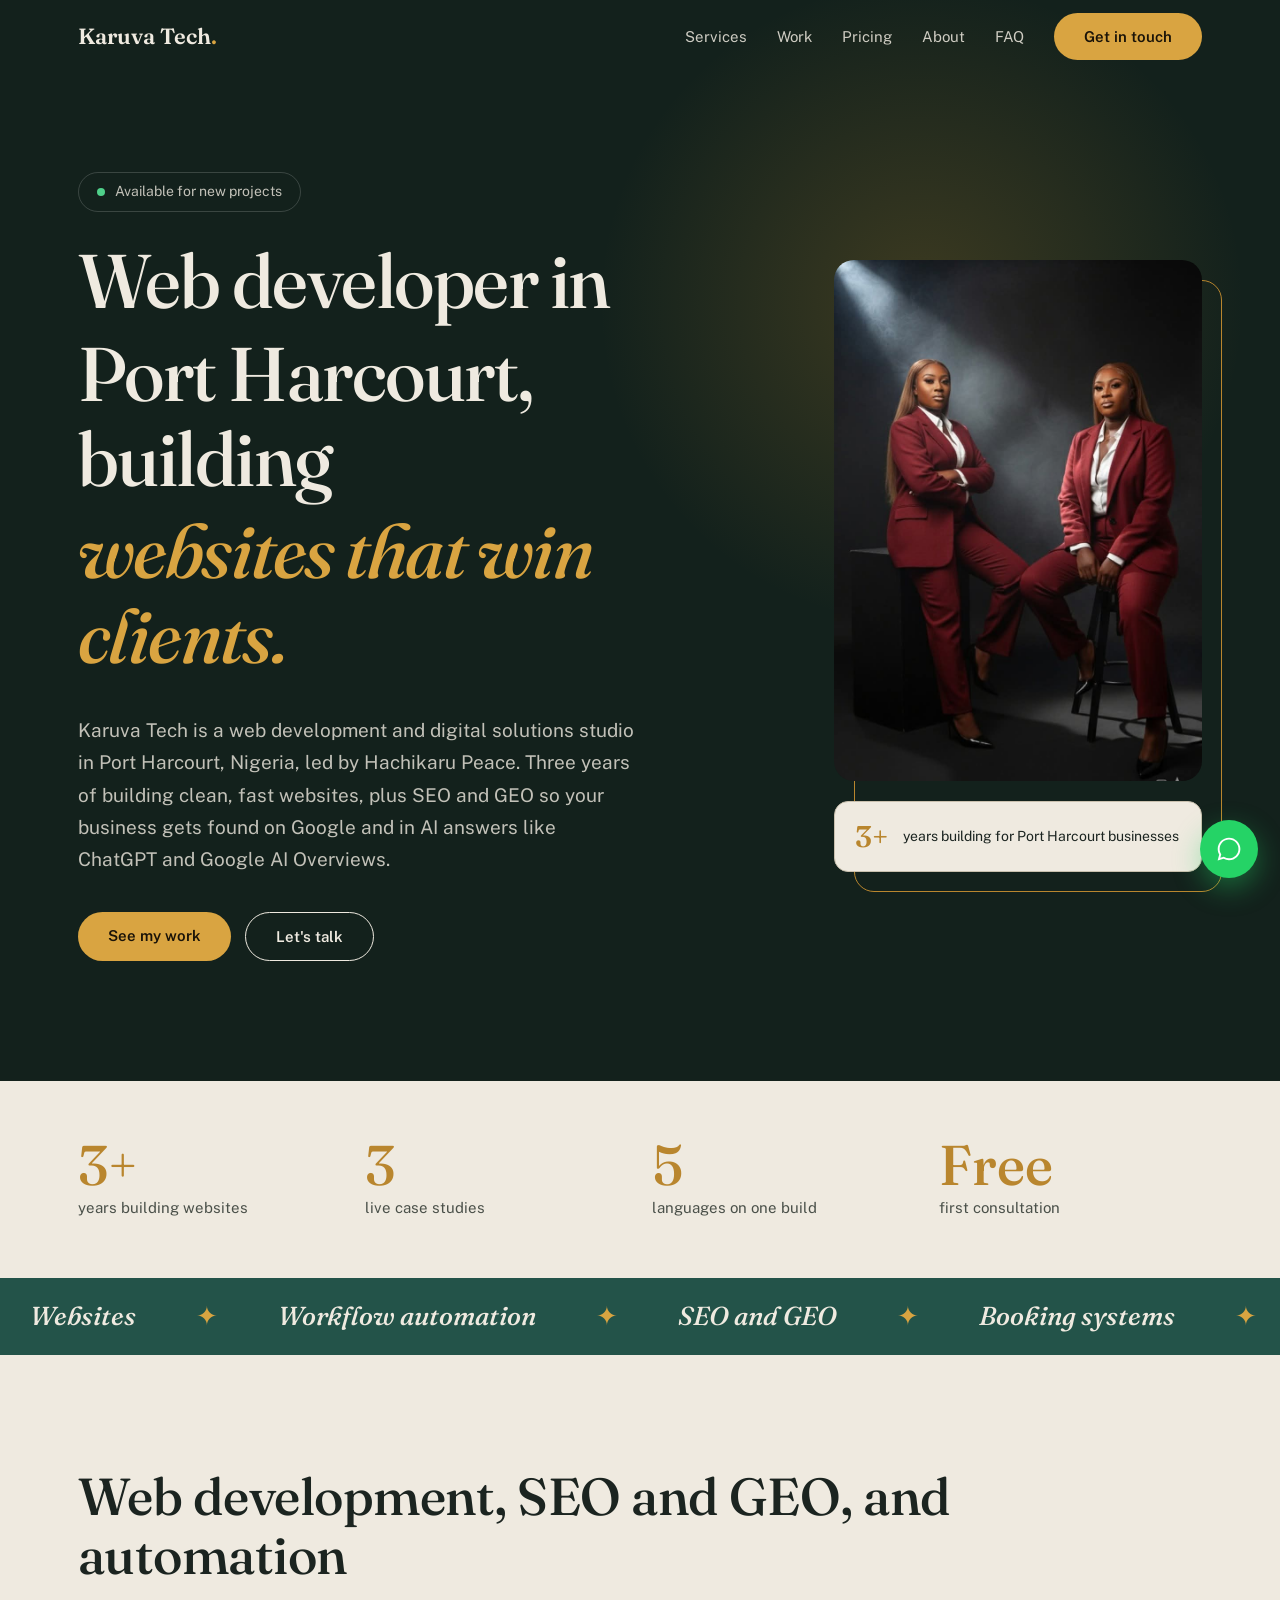
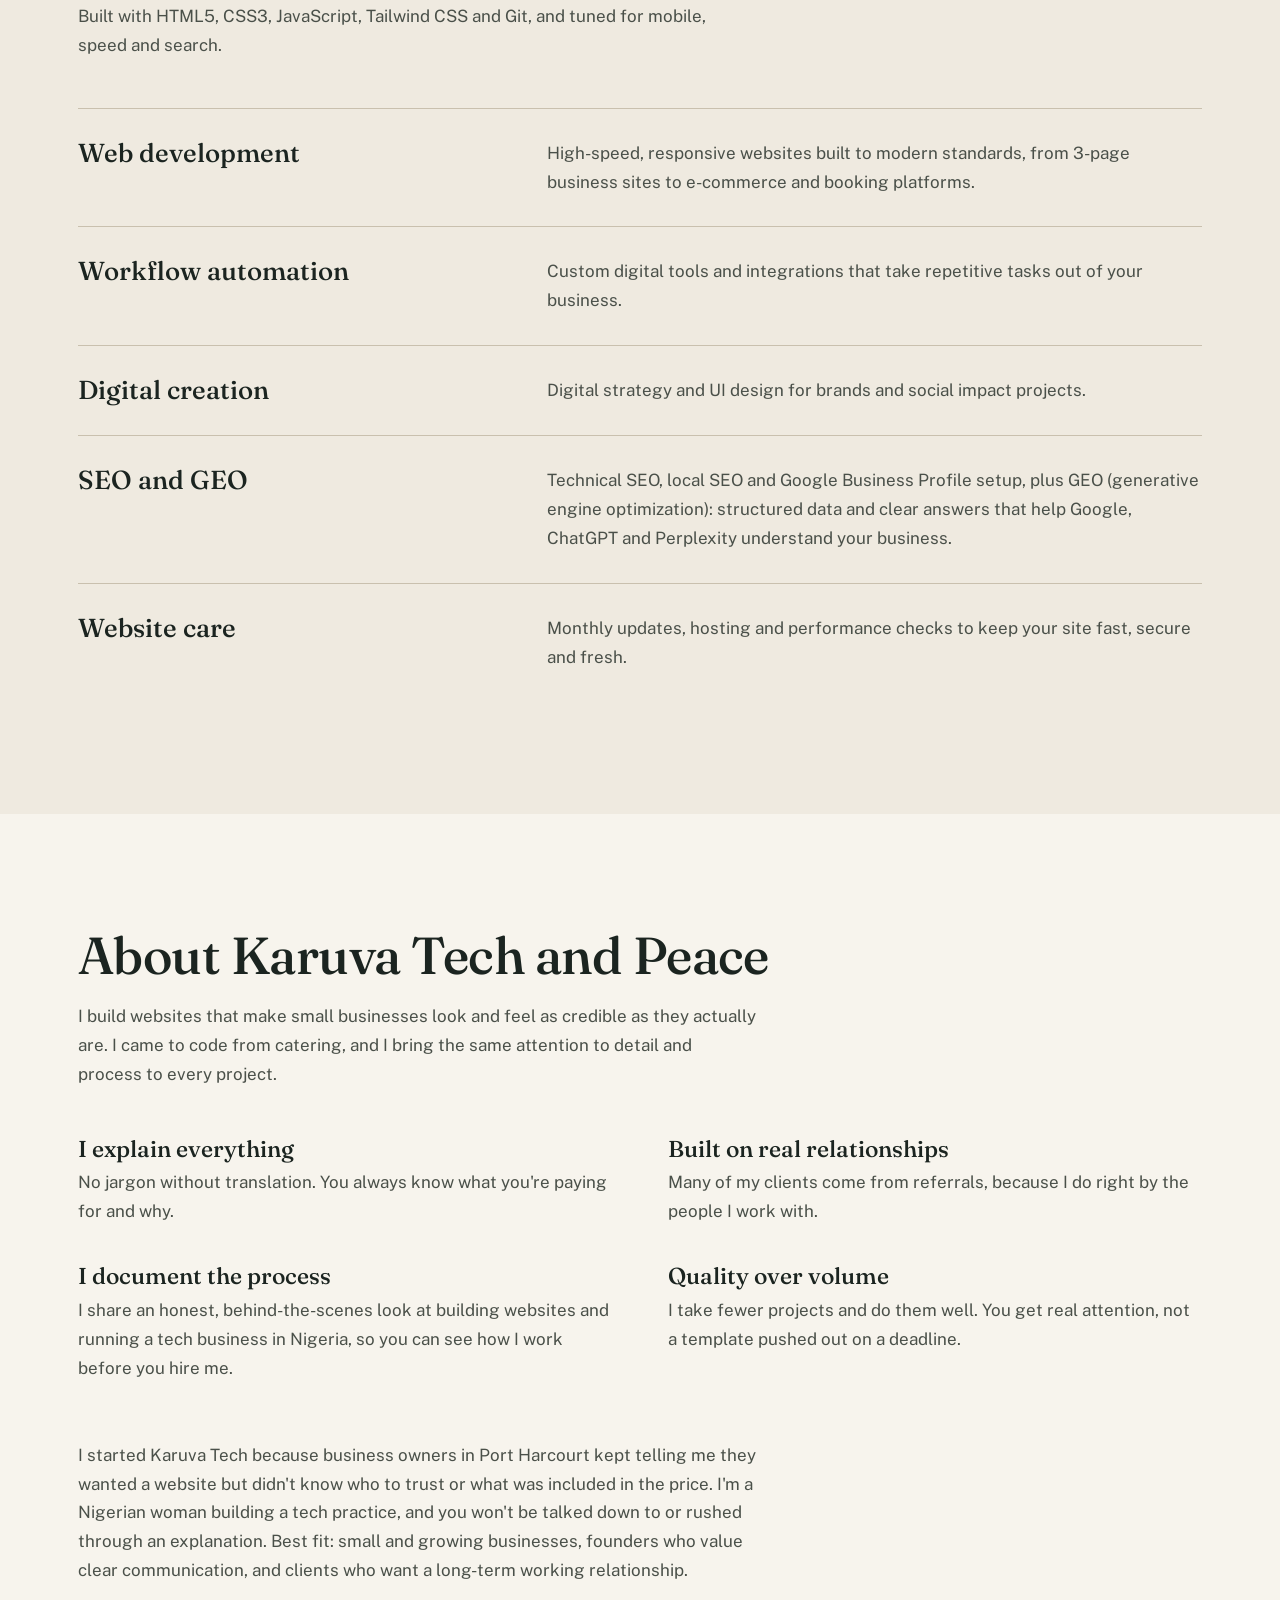
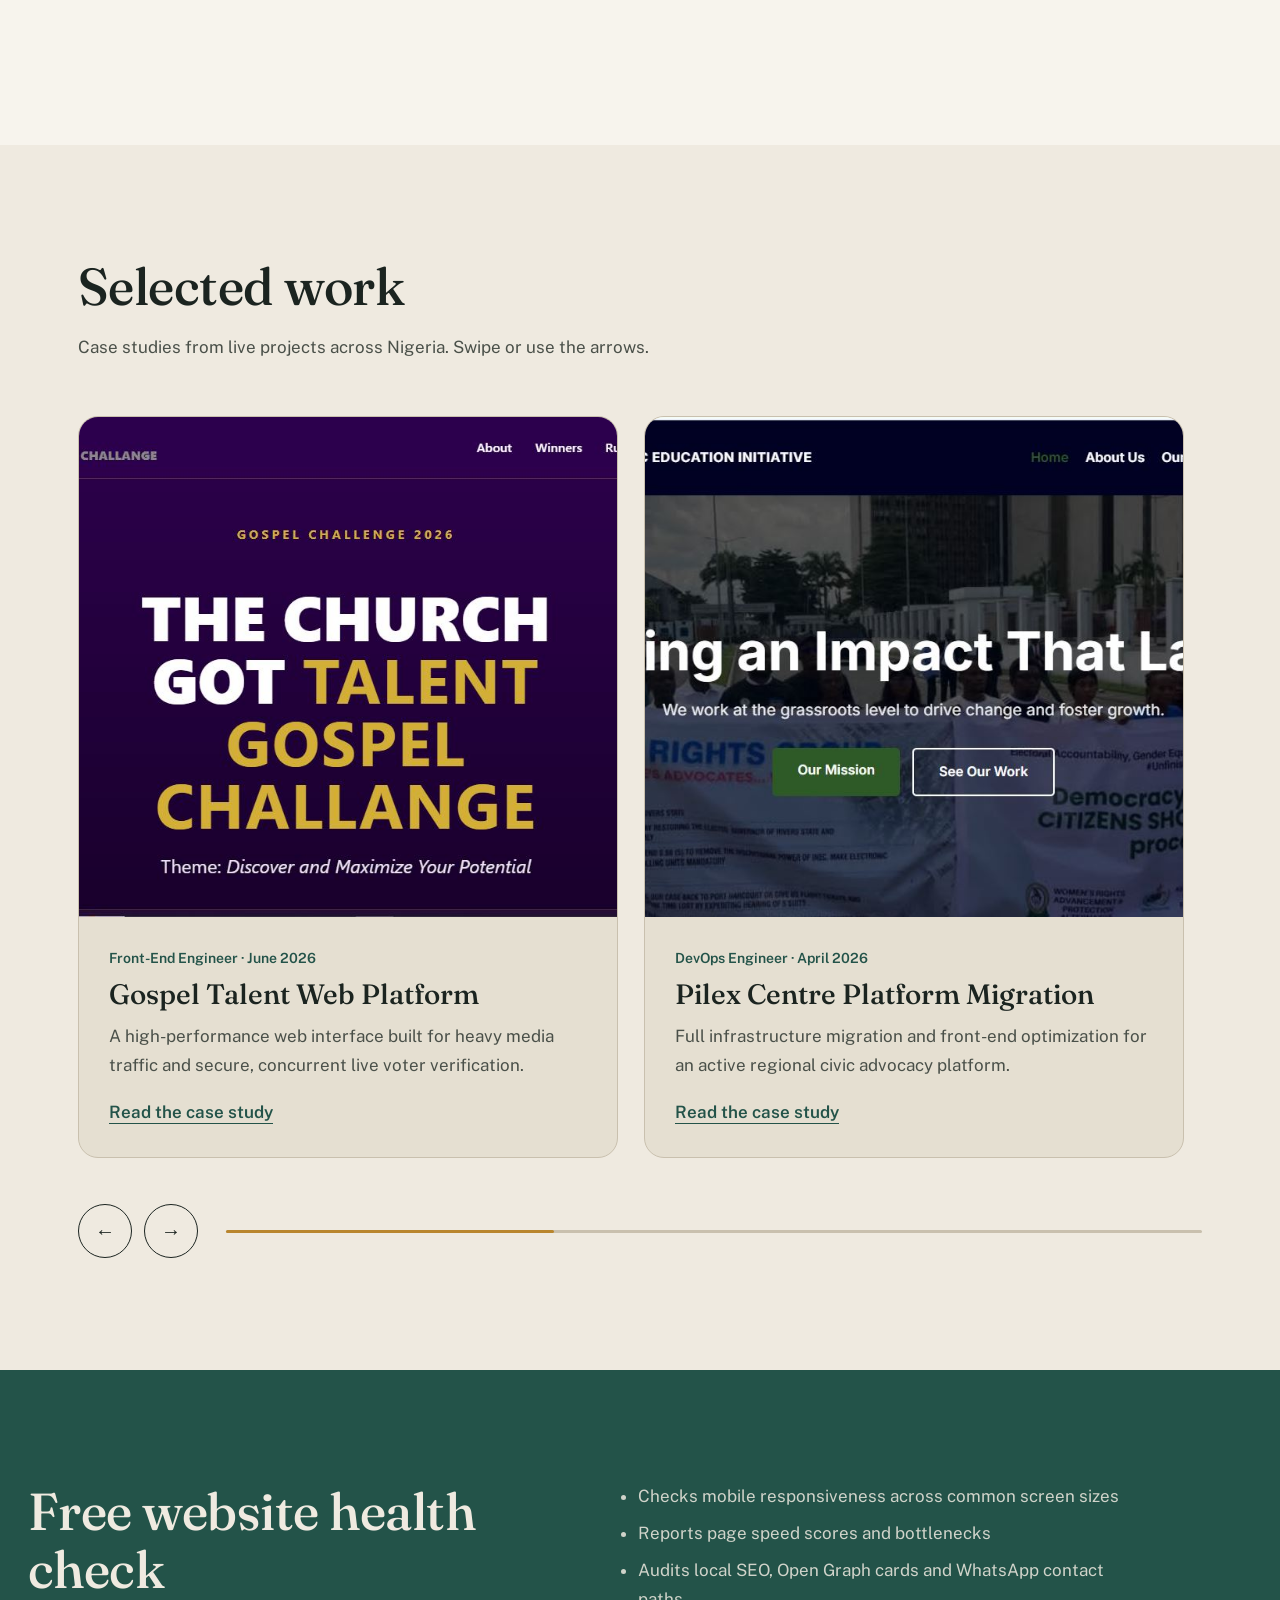
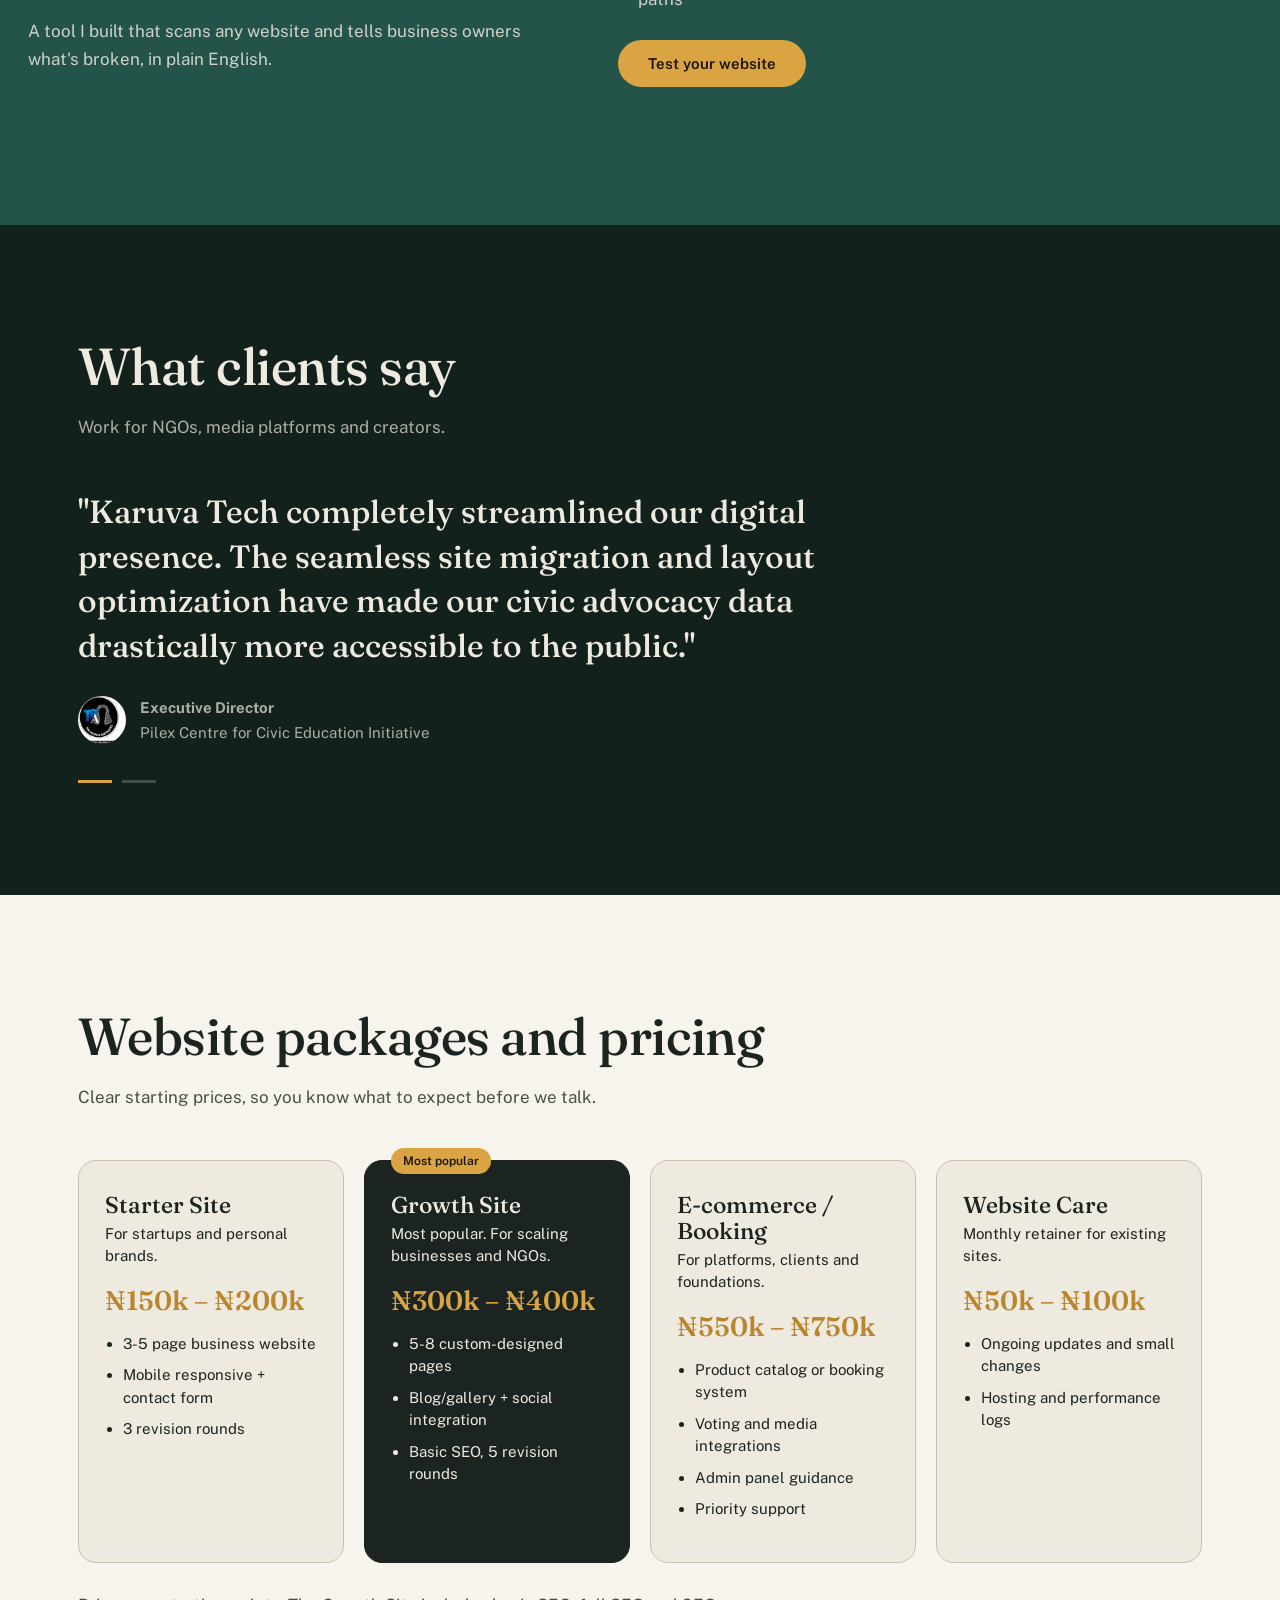
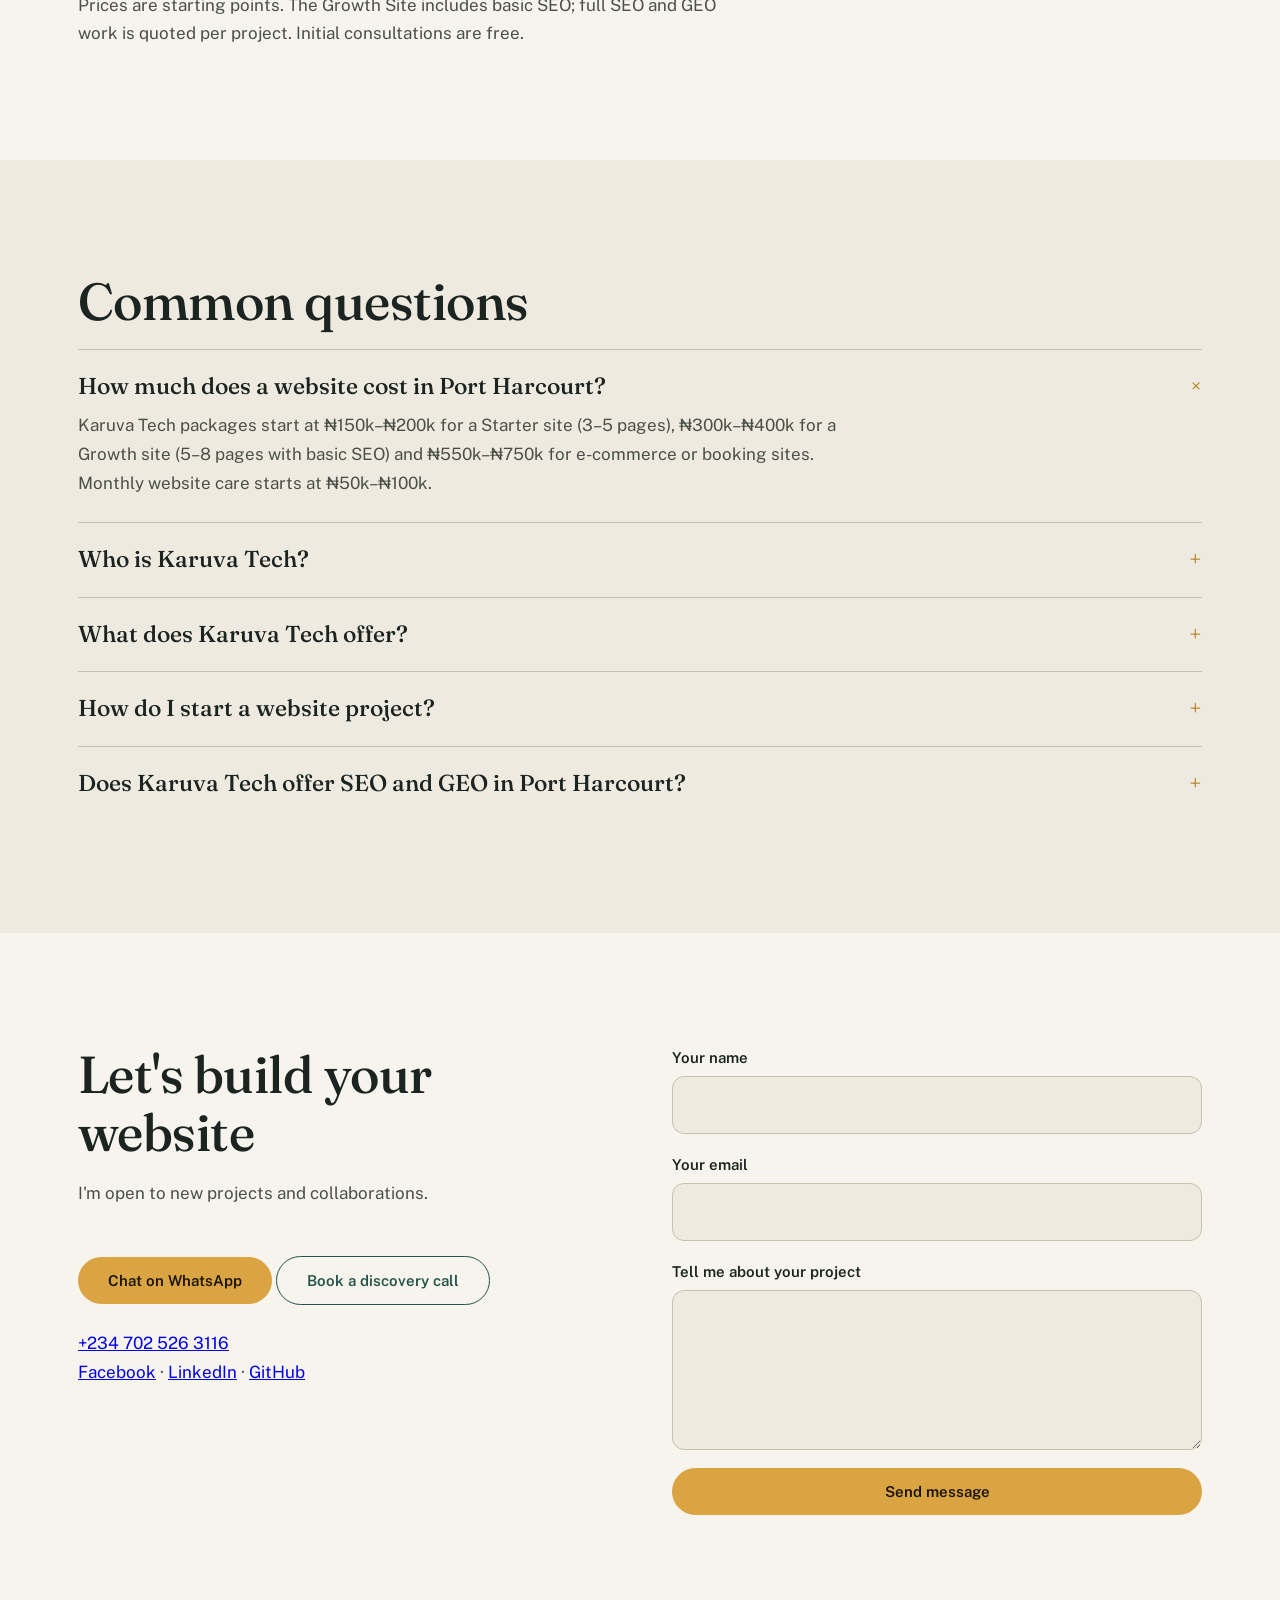
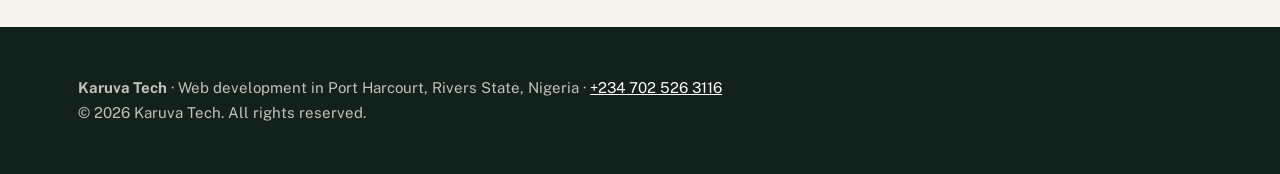
<file: index.html>
<!DOCTYPE html>
<html lang="en">
<head>
<meta charset="UTF-8">
<meta name="viewport" content="width=device-width, initial-scale=1.0">
<title>Karuva Tech | Web Developer & SEO Specialist in Port Harcourt, Nigeria</title>
<meta name="description" content="Karuva Tech builds fast websites and helps Port Harcourt businesses get found on Google and AI search. Web development, SEO and GEO, workflow automation.">
<link rel="canonical" href="https://www.karuvatech.com.ng/">
<meta property="og:type" content="website">
<meta property="og:url" content="https://www.karuvatech.com.ng/">
<meta property="og:site_name" content="Karuva Tech">
<meta property="og:title" content="Karuva Tech | Web Developer & SEO Specialist in Port Harcourt, Nigeria">
<meta property="og:description" content="Fast, custom websites plus SEO and GEO for businesses and NGOs in Port Harcourt, by Hachikaru Peace.">
<meta property="og:image" content="https://www.karuvatech.com.ng/images/hachikaru.jpg">
<meta name="twitter:card" content="summary_large_image">
<meta name="twitter:title" content="Karuva Tech | Web Developer & SEO Specialist in Port Harcourt, Nigeria">
<meta name="twitter:image" content="https://www.karuvatech.com.ng/images/hachikaru.jpg">
<link rel="icon" type="image/png" href="images/favicon.png">
<link rel="preload" as="image" href="images/hachikaru.jpg">
<link rel="preconnect" href="https://fonts.googleapis.com">
<link rel="preconnect" href="https://fonts.gstatic.com" crossorigin>
<link href="https://fonts.googleapis.com/css2?family=Fraunces:opsz,wght@9..144,400;9..144,500;9..144,600&family=Public+Sans:wght@400;600&display=swap" rel="stylesheet">
<link rel="stylesheet" href="style.css">
<script type="application/ld+json">
{"@context":"https://schema.org","@graph":[
{"@type":"ProfessionalService","@id":"https://www.karuvatech.com.ng/#org","name":"Karuva Tech","url":"https://www.karuvatech.com.ng/","logo":"https://www.karuvatech.com.ng/images/favicon.png","image":"https://www.karuvatech.com.ng/images/hachikaru.jpg","description":"Web development, digital solutions and workflow automation studio in Port Harcourt, Nigeria.","telephone":"+2347025263116","priceRange":"₦50,000–₦750,000","address":{"@type":"PostalAddress","addressLocality":"Port Harcourt","addressRegion":"Rivers State","addressCountry":"NG"},"areaServed":{"@type":"City","name":"Port Harcourt"},"founder":{"@id":"https://www.karuvatech.com.ng/#peace"},"knowsAbout":["Web development","Website design","Search engine optimization","Local SEO","Generative engine optimization","Workflow automation","Website performance"],"sameAs":["https://www.facebook.com/people/Karuva-Tech/100076221457776/"]},
{"@type":"Person","@id":"https://www.karuvatech.com.ng/#peace","name":"Hachikaru Peace","jobTitle":"Web Developer and SEO and GEO Specialist","worksFor":{"@id":"https://www.karuvatech.com.ng/#org"},"sameAs":["https://www.linkedin.com/in/peace-hachikaru-amadi-70528927a/","https://github.com/angelau"]},
{"@type":"FAQPage","mainEntity":[
{"@type":"Question","name":"How much does a website cost in Port Harcourt?","acceptedAnswer":{"@type":"Answer","text":"Karuva Tech packages start at ₦150k–₦200k for a Starter site (3–5 pages), ₦300k–₦400k for a Growth site (5–8 pages with basic SEO) and ₦550k–₦750k for e-commerce or booking sites. Monthly website care starts at ₦50k–₦100k."}},
{"@type":"Question","name":"Who is Karuva Tech?","acceptedAnswer":{"@type":"Answer","text":"Karuva Tech is a web development and digital solutions studio in Port Harcourt, Rivers State, Nigeria, led by web developer Hachikaru Peace. It builds fast, custom websites and workflow automation for small businesses, NGOs and organizations."}},
{"@type":"Question","name":"What does Karuva Tech offer?","acceptedAnswer":{"@type":"Answer","text":"Custom website development, workflow automation, UI and digital strategy for brands, ongoing website care, and a free website health check tool at audit.karuvatech.com.ng that tests mobile responsiveness, speed and local SEO."}},
{"@type":"Question","name":"How do I start a website project?","acceptedAnswer":{"@type":"Answer","text":"Chat on WhatsApp at +234 702 526 3116, send the contact form, or book a discovery call. Initial consultations are free."}},
{"@type":"Question","name":"Does Karuva Tech offer SEO and GEO in Port Harcourt?","acceptedAnswer":{"@type":"Answer","text":"Yes. Karuva Tech offers technical SEO, local SEO, Google Business Profile setup and GEO (generative engine optimization), which structures your website with clear answers and schema markup so AI search tools can understand your business. Results take time and rankings cannot be guaranteed."}}]}]}
</script>
</head>
<body class="home">
<nav><div class="c">
<a href="#" class="logo">Karuva Tech<i>.</i></a>
<button id="mt" aria-label="Menu">&#9776;</button>
<ul class="links">
<li><a href="#services">Services</a></li><li><a href="#work">Work</a></li><li><a href="#pricing">Pricing</a></li><li><a href="#about">About</a></li><li><a href="#faq">FAQ</a></li>
<li><a href="#contact" class="btn y">Get in touch</a></li>
</ul></div></nav>

<header class="hero"><div class="c hg">
<div>
<div class="st">Available for new projects</div>
<h1><span class="ln"><span>Web developer in</span></span><span class="ln"><span>Port Harcourt, building</span></span><span class="ln"><span>websites that win clients.</span></span></h1>
<p class="lead">Karuva Tech is a web development and digital solutions studio in Port Harcourt, Nigeria, led by Hachikaru Peace. Three years of building clean, fast websites, plus SEO and GEO so your business gets found on Google and in AI answers like ChatGPT and Google AI Overviews.</p>
<div class="row"><a href="#work" class="btn y">See my work</a><a href="#contact" class="btn o">Let's talk</a></div>
</div>
<div class="ph"><img src="images/hachikaru.jpg" alt="Hachikaru Peace, web developer in Port Harcourt, Nigeria" width="800" height="1000" fetchpriority="high"><p><b>3+</b>years building for Port Harcourt businesses</p></div>
</div></header>
<div class="stats c"><div><b data-n="3" data-s="+">3+</b><span>years building websites</span></div><div><b data-n="3">3</b><span>live case studies</span></div><div><b data-n="5">5</b><span>languages on one build</span></div><div><b>Free</b><span>first consultation</span></div></div>
<div class="mq" aria-hidden="true"><div><span>Websites</span><span>Workflow automation</span><span>SEO and GEO</span><span>Booking systems</span><span>Online stores</span><span>Website care</span><span>Port Harcourt, Nigeria</span><span>Websites</span><span>Workflow automation</span><span>SEO and GEO</span><span>Booking systems</span><span>Online stores</span><span>Website care</span><span>Port Harcourt, Nigeria</span></div></div>

<section id="services"><div class="c">
<h2>Web development, SEO and GEO, and automation</h2>
<p class="sub">Built with HTML5, CSS3, JavaScript, Tailwind CSS and Git, and tuned for mobile, speed and search.</p>
<div class="rows">
<div><h3>Web development</h3><p>High-speed, responsive websites built to modern standards, from 3-page business sites to e-commerce and booking platforms.</p></div>
<div><h3>Workflow automation</h3><p>Custom digital tools and integrations that take repetitive tasks out of your business.</p></div>
<div><h3>Digital creation</h3><p>Digital strategy and UI design for brands and social impact projects.</p></div>
<div><h3>SEO and GEO</h3><p>Technical SEO, local SEO and Google Business Profile setup, plus GEO (generative engine optimization): structured data and clear answers that help Google, ChatGPT and Perplexity understand your business.</p></div>
<div><h3>Website care</h3><p>Monthly updates, hosting and performance checks to keep your site fast, secure and fresh.</p></div>
</div></div></section>

<section id="about" class="abt"><div class="c">
<h2>About Karuva Tech and Peace</h2>
<p class="sub">I build websites that make small businesses look and feel as credible as they actually are. I came to code from catering, and I bring the same attention to detail and process to every project.</p>
<div class="two">
<div><h3>I explain everything</h3><p>No jargon without translation. You always know what you're paying for and why.</p></div>
<div><h3>Built on real relationships</h3><p>Many of my clients come from referrals, because I do right by the people I work with.</p></div>
<div><h3>I document the process</h3><p>I share an honest, behind-the-scenes look at building websites and running a tech business in Nigeria, so you can see how I work before you hire me.</p></div>
<div><h3>Quality over volume</h3><p>I take fewer projects and do them well. You get real attention, not a template pushed out on a deadline.</p></div>
</div>
<p class="sub">I started Karuva Tech because business owners in Port Harcourt kept telling me they wanted a website but didn't know who to trust or what was included in the price. I'm a Nigerian woman building a tech practice, and you won't be talked down to or rushed through an explanation. Best fit: small and growing businesses, founders who value clear communication, and clients who want a long-term working relationship.</p>
</div></section>

<section id="work"><div class="c">
<h2>Selected work</h2>
<p class="sub">Case studies from live projects across Nigeria. Swipe or use the arrows.</p>
<div class="car"><div class="trk" id="trk">
<div class="case"><img src="images/the%20church%20got%20talent%20screenshoot.JPG" alt="Gospel Talent web platform interface" loading="lazy" width="800" height="500"><div><small>Front-End Engineer · June 2026</small><h3>Gospel Talent Web Platform</h3><p>A high-performance web interface built for heavy media traffic and secure, concurrent live voter verification.</p><a class="l" href="projects/gospel-talent.html">Read the case study</a></div></div>
<div class="case"><img src="images/pilex%20centre%20screenshoot.JPG" alt="Pilex Centre website after migration" loading="lazy" width="800" height="500"><div><small>DevOps Engineer · April 2026</small><h3>Pilex Centre Platform Migration</h3><p>Full infrastructure migration and front-end optimization for an active regional civic advocacy platform.</p><a class="l" href="projects/pilex-centre.html">Read the case study</a></div></div>
<div class="case"><div class="ph3">ielmon.com · EN FR ES ZH AR</div><div><small>Full-Stack Developer · 1 month</small><h3>IELMON Engineering Limited</h3><p>A five-page corporate website in five languages for a Nigerian-owned oilfield support services company working across the Niger Delta.</p><a class="l" href="projects/ielmon.html">Read the case study</a></div></div>
</div>
<div class="ctl"><button id="pv" aria-label="Previous project">&larr;</button><button id="nx" aria-label="Next project">&rarr;</button><div class="pb"><i id="pi"></i></div></div></div>
</div></section>

<section class="tool"><div class="c two">
<div><h2>Free website health check</h2><p>A tool I built that scans any website and tells business owners what's broken, in plain English.</p></div>
<div><ul><li>Checks mobile responsiveness across common screen sizes</li><li>Reports page speed scores and bottlenecks</li><li>Audits local SEO, Open Graph cards and WhatsApp contact paths</li></ul><p><a href="https://audit.karuvatech.com.ng" target="_blank" rel="noopener noreferrer" class="btn y">Test your website</a></p></div>
</div></section>

<section class="tsec"><div class="c">
<h2>What clients say</h2><p class="sub">Work for NGOs, media platforms and creators.</p>
<div class="q tsl">
<figure><blockquote>"Karuva Tech completely streamlined our digital presence. The seamless site migration and layout optimization have made our civic advocacy data drastically more accessible to the public."</blockquote><cite><img src="images/pilex%20centre%20logo.jpg" alt="Pilex Centre logo" loading="lazy" width="44" height="44"><span><b>Executive Director</b><br>Pilex Centre for Civic Education Initiative</span></cite></figure>
<figure><blockquote>"The engineering on our talent platform is exceptional. Handling media uploads, voter verification, and scaling smoothly under high traffic was a massive requirement, and Karuva Tech delivered flawlessly."</blockquote><cite><img src="images/The%20Church%20Got%20Talent%20logo.jpg" alt="The Church Got Talent logo" loading="lazy" width="44" height="44"><span><b>Project Coordinator</b><br>The Church Got Talent Competition</span></cite></figure>
</div></div></section>

<section id="pricing" class="abt"><div class="c">
<h2>Website packages and pricing</h2><p class="sub">Clear starting prices, so you know what to expect before we talk.</p>
<div class="pg">
<div class="pc"><h3>Starter Site</h3><p>For startups and personal brands.</p><div class="a">₦150k – ₦200k</div><ul><li>3-5 page business website</li><li>Mobile responsive + contact form</li><li>3 revision rounds</li></ul></div>
<div class="pc f"><h3>Growth Site</h3><p>Most popular. For scaling businesses and NGOs.</p><div class="a">₦300k – ₦400k</div><ul><li>5-8 custom-designed pages</li><li>Blog/gallery + social integration</li><li>Basic SEO, 5 revision rounds</li></ul></div>
<div class="pc"><h3>E-commerce / Booking</h3><p>For platforms, clients and foundations.</p><div class="a">₦550k – ₦750k</div><ul><li>Product catalog or booking system</li><li>Voting and media integrations</li><li>Admin panel guidance</li><li>Priority support</li></ul></div>
<div class="pc"><h3>Website Care</h3><p>Monthly retainer for existing sites.</p><div class="a">₦50k – ₦100k</div><ul><li>Ongoing updates and small changes</li><li>Hosting and performance logs</li></ul></div>
</div>
<p class="sub" style="margin:28px 0 0">Prices are starting points. The Growth Site includes basic SEO; full SEO and GEO work is quoted per project. Initial consultations are free.</p>
</div></section>

<section id="faq"><div class="c">
<h2>Common questions</h2>
<details open><summary>How much does a website cost in Port Harcourt?</summary><p>Karuva Tech packages start at ₦150k–₦200k for a Starter site (3–5 pages), ₦300k–₦400k for a Growth site (5–8 pages with basic SEO) and ₦550k–₦750k for e-commerce or booking sites. Monthly website care starts at ₦50k–₦100k.</p></details>
<details><summary>Who is Karuva Tech?</summary><p>Karuva Tech is a web development and digital solutions studio in Port Harcourt, Rivers State, Nigeria, led by web developer Hachikaru Peace. It builds fast, custom websites and workflow automation for small businesses, NGOs and organizations.</p></details>
<details><summary>What does Karuva Tech offer?</summary><p>Custom website development, workflow automation, UI and digital strategy for brands, ongoing website care, and a free website health check tool at audit.karuvatech.com.ng that tests mobile responsiveness, speed and local SEO.</p></details>
<details><summary>How do I start a website project?</summary><p>Chat on WhatsApp at +234 702 526 3116, send the contact form, or book a discovery call. Initial consultations are free.</p></details>
<details><summary>Does Karuva Tech offer SEO and GEO in Port Harcourt?</summary><p>Yes. Karuva Tech offers technical SEO, local SEO, Google Business Profile setup and GEO (generative engine optimization), which structures your website with clear answers and schema markup so AI search tools can understand your business. Results take time and rankings cannot be guaranteed.</p></details>
</div></section>

<section id="contact" class="abt"><div class="c cg">
<div><h2>Let's build your website</h2><p class="sub">I'm open to new projects and collaborations.</p>
<p><a class="btn y" href="https://wa.me/2347025263116?text=Hello%20Karuva%20Tech,%20I'd%20like%20to%20discuss%20a%20web%20development%20project." target="_blank" rel="noopener noreferrer">Chat on WhatsApp</a> <a class="btn o" style="color:var(--teal)" href="https://calendly.com/karuva-tech" target="_blank" rel="noopener noreferrer">Book a discovery call</a></p>
<p class="sub" style="margin-top:24px"><a href="tel:+2347025263116">+234 702 526 3116</a><br><a href="https://www.facebook.com/people/Karuva-Tech/100076221457776/" rel="noopener noreferrer">Facebook</a> · <a href="https://www.linkedin.com/in/peace-hachikaru-amadi-70528927a/" rel="noopener noreferrer">LinkedIn</a> · <a href="https://github.com/angelau" rel="noopener noreferrer">GitHub</a></p></div>
<form action="https://formspree.io/f/mgodpnyn" method="POST">
<label>Your name<input type="text" name="name" required></label>
<label>Your email<input type="email" name="email" required></label>
<label>Tell me about your project<textarea name="message" rows="5" required></textarea></label>
<button type="submit" class="btn y" style="border:0;cursor:pointer">Send message</button>
</form></div></section>

<footer><div class="c"><b>Karuva Tech</b> · Web development in Port Harcourt, Rivers State, Nigeria · <a href="tel:+2347025263116">+234 702 526 3116</a><br>&copy; 2026 Karuva Tech. All rights reserved.</div></footer>
<a class="wa" aria-label="Chat on WhatsApp" href="https://wa.me/2347025263116?text=Hello%20Karuva%20Tech,%20I'd%20like%20to%20discuss%20a%20web%20development%20project." target="_blank" rel="noopener noreferrer"><svg viewBox="0 0 448 512" width="26" height="26" fill="currentColor"><path d="M380.9 97.1C339 55.1 283.2 32 223.9 32c-122.4 0-222 99.6-222 222 0 39.1 10.2 77.3 29.6 111L0 480l117.7-30.9c32.4 17.7 68.9 27 106.1 27h.1c122.3 0 224.1-99.6 224.1-222 0-59.3-25.2-115-67.1-157zm-157 341.6c-33.2 0-65.7-8.9-94-25.7l-6.7-4-69.8 18.3L72 359.2l-4.4-7c-18.5-29.4-28.2-63.3-28.2-98.2 0-101.7 82.8-184.5 184.6-184.5 49.3 0 95.6 19.2 130.4 54.1 34.8 34.9 56.2 81.2 56.1 130.5 0 101.8-84.9 184.6-186.6 184.6z"/></svg></a>
<script src="script.js"></script>
</body>
</html>
</file>
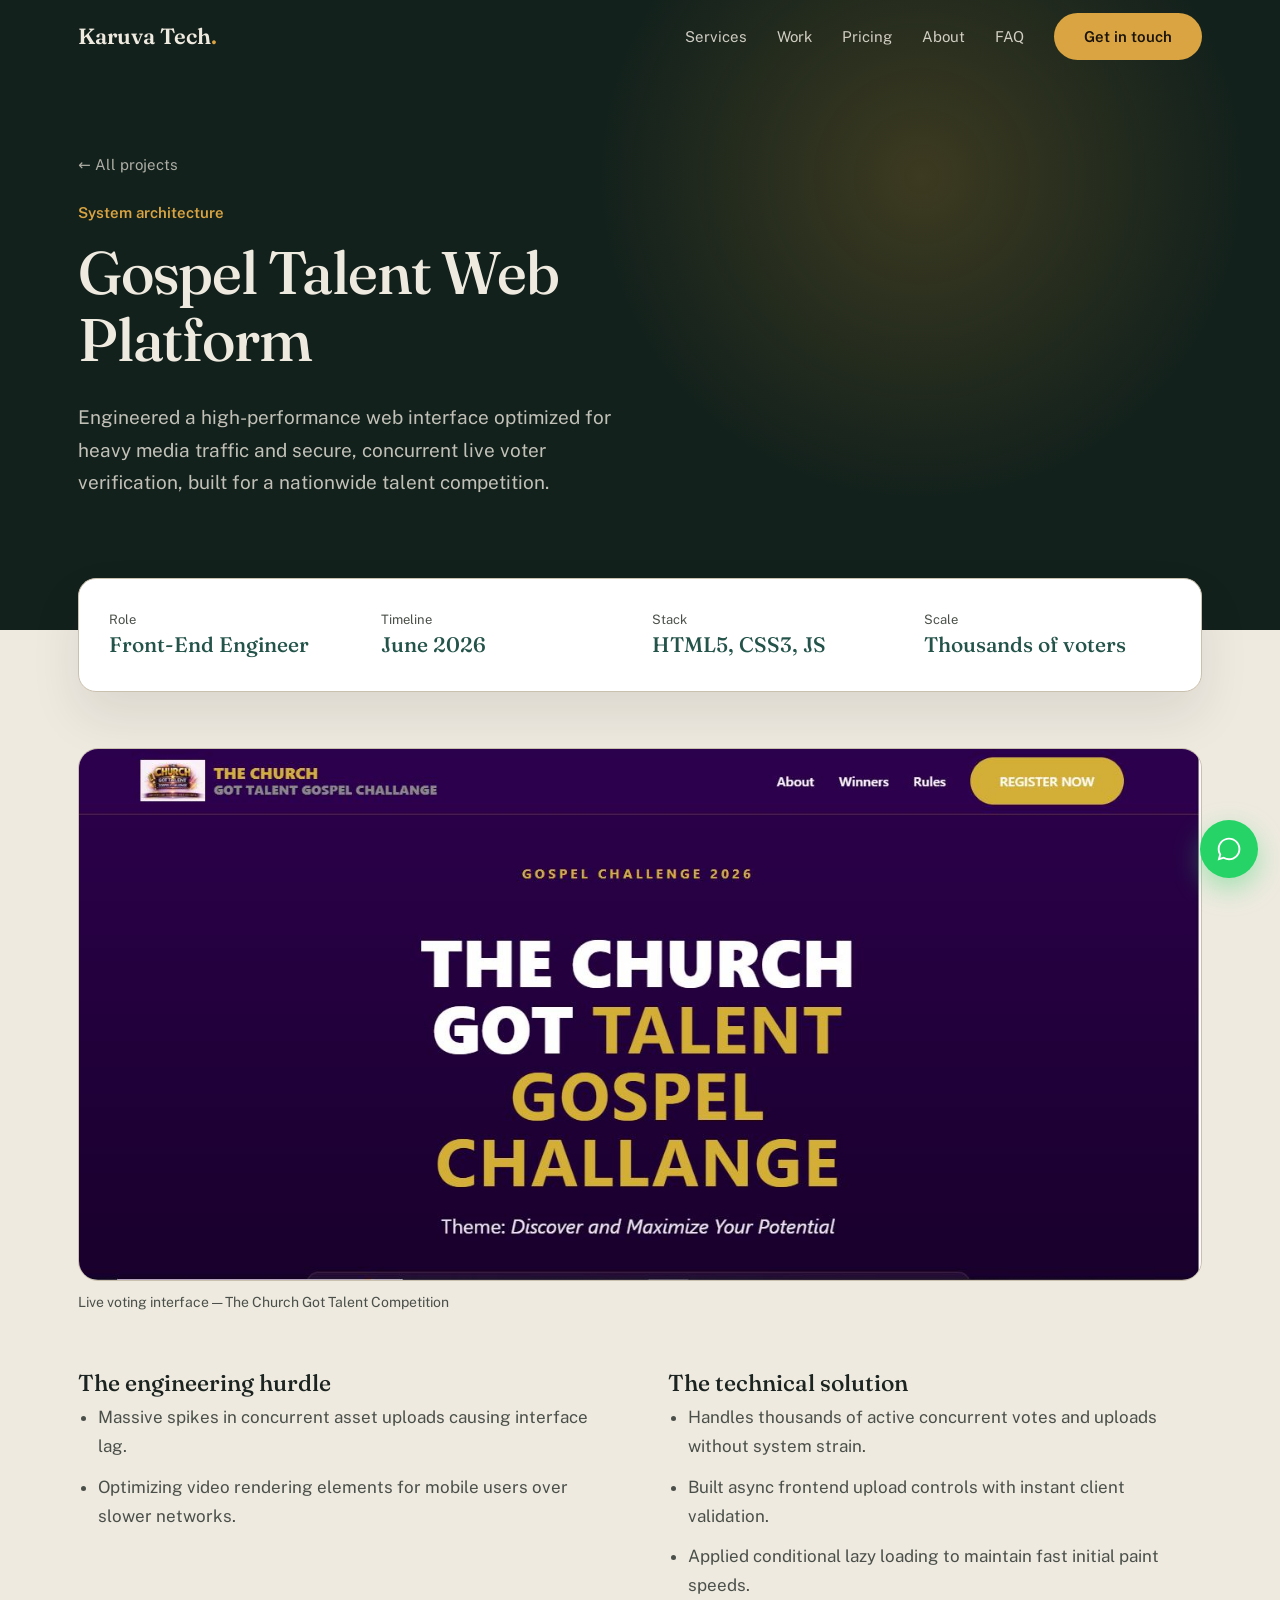
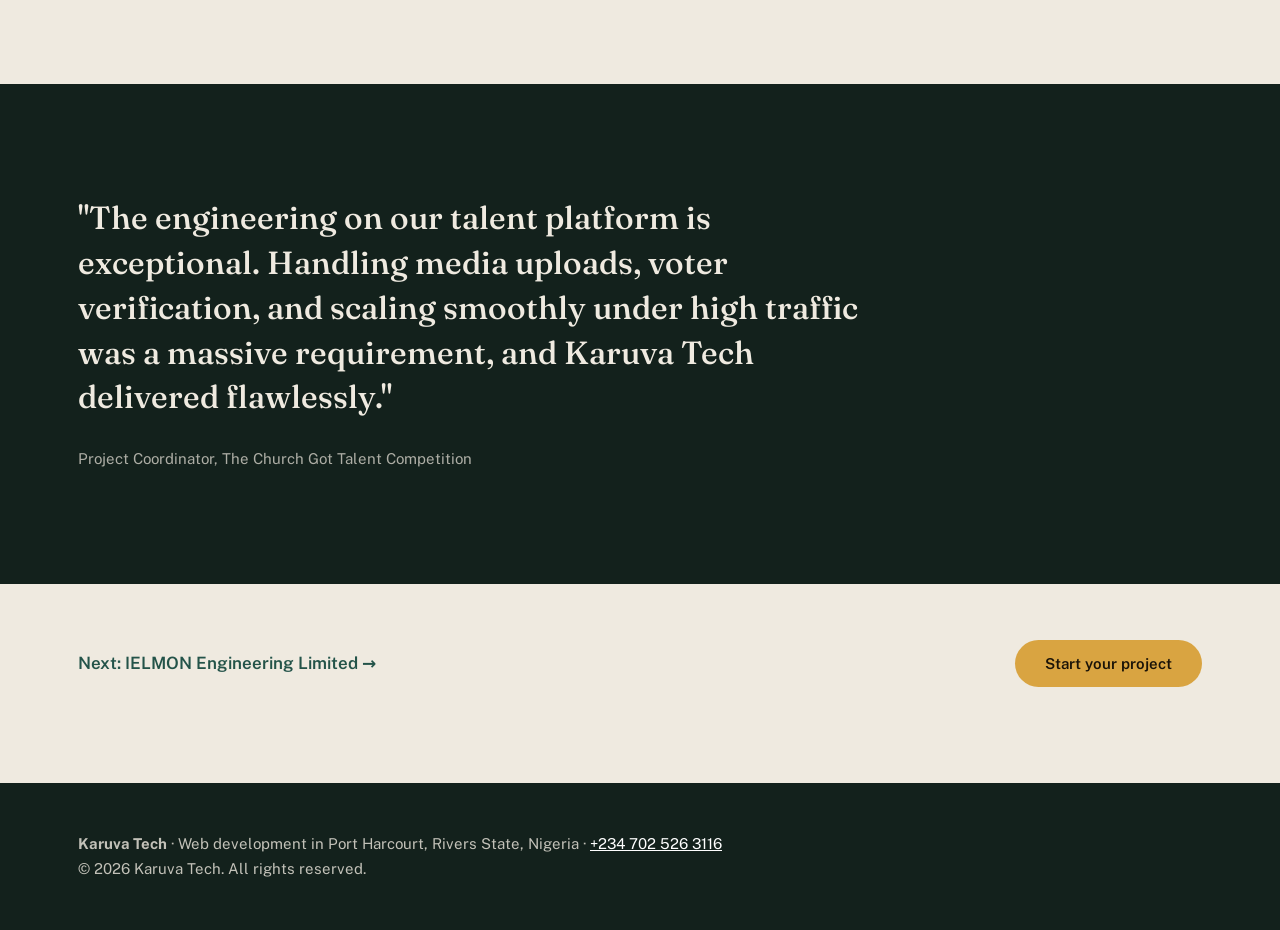
<file: projects/gospel-talent.html>
<!DOCTYPE html>
<html lang="en">
<head>
<meta charset="UTF-8">
<meta name="viewport" content="width=device-width, initial-scale=1.0">
<title>Gospel Talent Web Platform | Web Development Case Study | Karuva Tech</title>
<meta name="description" content="How Karuva Tech built a high-performance voting and media upload platform for The Church Got Talent Competition in Nigeria.">
<link rel="canonical" href="https://www.karuvatech.com.ng/projects/gospel-talent.html">
<meta property="og:type" content="article">
<meta property="og:site_name" content="Karuva Tech">
<meta property="og:url" content="https://www.karuvatech.com.ng/projects/gospel-talent.html">
<meta property="og:title" content="Gospel Talent Web Platform | Web Development Case Study | Karuva Tech">
<meta property="og:description" content="How Karuva Tech built a high-performance voting and media upload platform for The Church Got Talent Competition in Nigeria.">
<meta property="og:image" content="https://www.karuvatech.com.ng/images/the%20church%20got%20talent%20screenshoot.JPG">
<meta name="twitter:card" content="summary_large_image">
<meta name="twitter:title" content="Gospel Talent Web Platform | Web Development Case Study | Karuva Tech">
<meta name="twitter:image" content="https://www.karuvatech.com.ng/images/the%20church%20got%20talent%20screenshoot.JPG">
<link rel="icon" type="image/png" href="../images/favicon.png">
<link rel="preconnect" href="https://fonts.googleapis.com">
<link rel="preconnect" href="https://fonts.gstatic.com" crossorigin>
<link href="https://fonts.googleapis.com/css2?family=Fraunces:opsz,wght@9..144,400;9..144,500;9..144,600&family=Public+Sans:wght@400;600&display=swap" rel="stylesheet">
<link rel="stylesheet" href="../style.css">
<script type="application/ld+json">
{"@context":"https://schema.org","@graph":[{"@type":"Article","headline":"Gospel Talent Web Platform","description":"How Karuva Tech built a high-performance voting and media upload platform for The Church Got Talent Competition in Nigeria.","image":"https://www.karuvatech.com.ng/images/the%20church%20got%20talent%20screenshoot.JPG","mainEntityOfPage":"https://www.karuvatech.com.ng/projects/gospel-talent.html","author":{"@id":"https://www.karuvatech.com.ng/#peace"},"publisher":{"@id":"https://www.karuvatech.com.ng/#org"}},{"@type":"BreadcrumbList","itemListElement":[{"@type":"ListItem","position":1,"name":"Karuva Tech","item":"https://www.karuvatech.com.ng/"},{"@type":"ListItem","position":2,"name":"Case studies","item":"https://www.karuvatech.com.ng/#work"},{"@type":"ListItem","position":3,"name":"Gospel Talent Web Platform","item":"https://www.karuvatech.com.ng/projects/gospel-talent.html"}]}]}
</script>
</head>
<body class="home cp">
<nav><div class="c">
<a href="../index.html" class="logo">Karuva Tech<i>.</i></a>
<button id="mt" aria-label="Menu">&#9776;</button>
<ul class="links">
<li><a href="../index.html#services">Services</a></li><li><a href="../index.html#work">Work</a></li><li><a href="../index.html#pricing">Pricing</a></li><li><a href="../index.html#about">About</a></li><li><a href="../index.html#faq">FAQ</a></li>
<li><a href="../index.html#contact" class="btn y">Get in touch</a></li>
</ul></div></nav>
<header class="hero"><div class="c">
<a class="back" href="../index.html#work">&larr; All projects</a>
<span class="tag">System architecture</span>
<h1>Gospel Talent Web Platform</h1>
<p class="lead">Engineered a high-performance web interface optimized for heavy media traffic and secure, concurrent live voter verification, built for a nationwide talent competition.</p>

</div></header>
<main class="c">
<div class="tkt"><div><small>Role</small><b>Front-End Engineer</b></div><div><small>Timeline</small><b>June 2026</b></div><div><small>Stack</small><b>HTML5, CSS3, JS</b></div><div><small>Scale</small><b>Thousands of voters</b></div></div>
<div class="cov"><img src="../images/the%20church%20got%20talent%20screenshoot.JPG" alt="Gospel Talent Live Web Interface"></div><p class="cap">Live voting interface — The Church Got Talent Competition</p>
<div class="two"><div><h3>The engineering hurdle</h3><ul><li>Massive spikes in concurrent asset uploads causing interface lag.</li><li>Optimizing video rendering elements for mobile users over slower networks.</li></ul></div><div><h3>The technical solution</h3><ul><li>Handles thousands of active concurrent votes and uploads without system strain.</li><li>Built async frontend upload controls with instant client validation.</li><li>Applied conditional lazy loading to maintain fast initial paint speeds.</li></ul></div></div>

</main>
<section class="qb"><div class="c"><blockquote>"The engineering on our talent platform is exceptional. Handling media uploads, voter verification, and scaling smoothly under high traffic was a massive requirement, and Karuva Tech delivered flawlessly."</blockquote><cite>Project Coordinator, The Church Got Talent Competition</cite></div></section>
<section class="ctas"><div class="c cta"><a class="nx" href="ielmon.html">Next: IELMON Engineering Limited &rarr;</a><a class="btn y" href="../index.html#contact">Start your project</a></div></section>
<footer><div class="c"><b>Karuva Tech</b> · Web development in Port Harcourt, Rivers State, Nigeria · <a href="tel:+2347025263116">+234 702 526 3116</a><br>&copy; 2026 Karuva Tech. All rights reserved.</div></footer>
<a class="wa" aria-label="Chat on WhatsApp" href="https://wa.me/2347025263116?text=Hello%20Karuva%20Tech,%20I'd%20like%20to%20discuss%20a%20web%20development%20project." target="_blank" rel="noopener noreferrer"><svg viewBox="0 0 448 512" width="26" height="26" fill="currentColor"><path d="M380.9 97.1C339 55.1 283.2 32 223.9 32c-122.4 0-222 99.6-222 222 0 39.1 10.2 77.3 29.6 111L0 480l117.7-30.9c32.4 17.7 68.9 27 106.1 27h.1c122.3 0 224.1-99.6 224.1-222 0-59.3-25.2-115-67.1-157zm-157 341.6c-33.2 0-65.7-8.9-94-25.7l-6.7-4-69.8 18.3L72 359.2l-4.4-7c-18.5-29.4-28.2-63.3-28.2-98.2 0-101.7 82.8-184.5 184.6-184.5 49.3 0 95.6 19.2 130.4 54.1 34.8 34.9 56.2 81.2 56.1 130.5 0 101.8-84.9 184.6-186.6 184.6z"/></svg></a>
<script>(function(){var n=document.querySelector('nav'),l=document.querySelector('.links');function f(){n.classList.toggle('s',scrollY>30)}addEventListener('scroll',f,{passive:true});f();document.getElementById('mt').onclick=function(){l.classList.toggle('open')};l.onclick=function(){l.classList.remove('open')}})();</script>
</body>
</html>
</file>
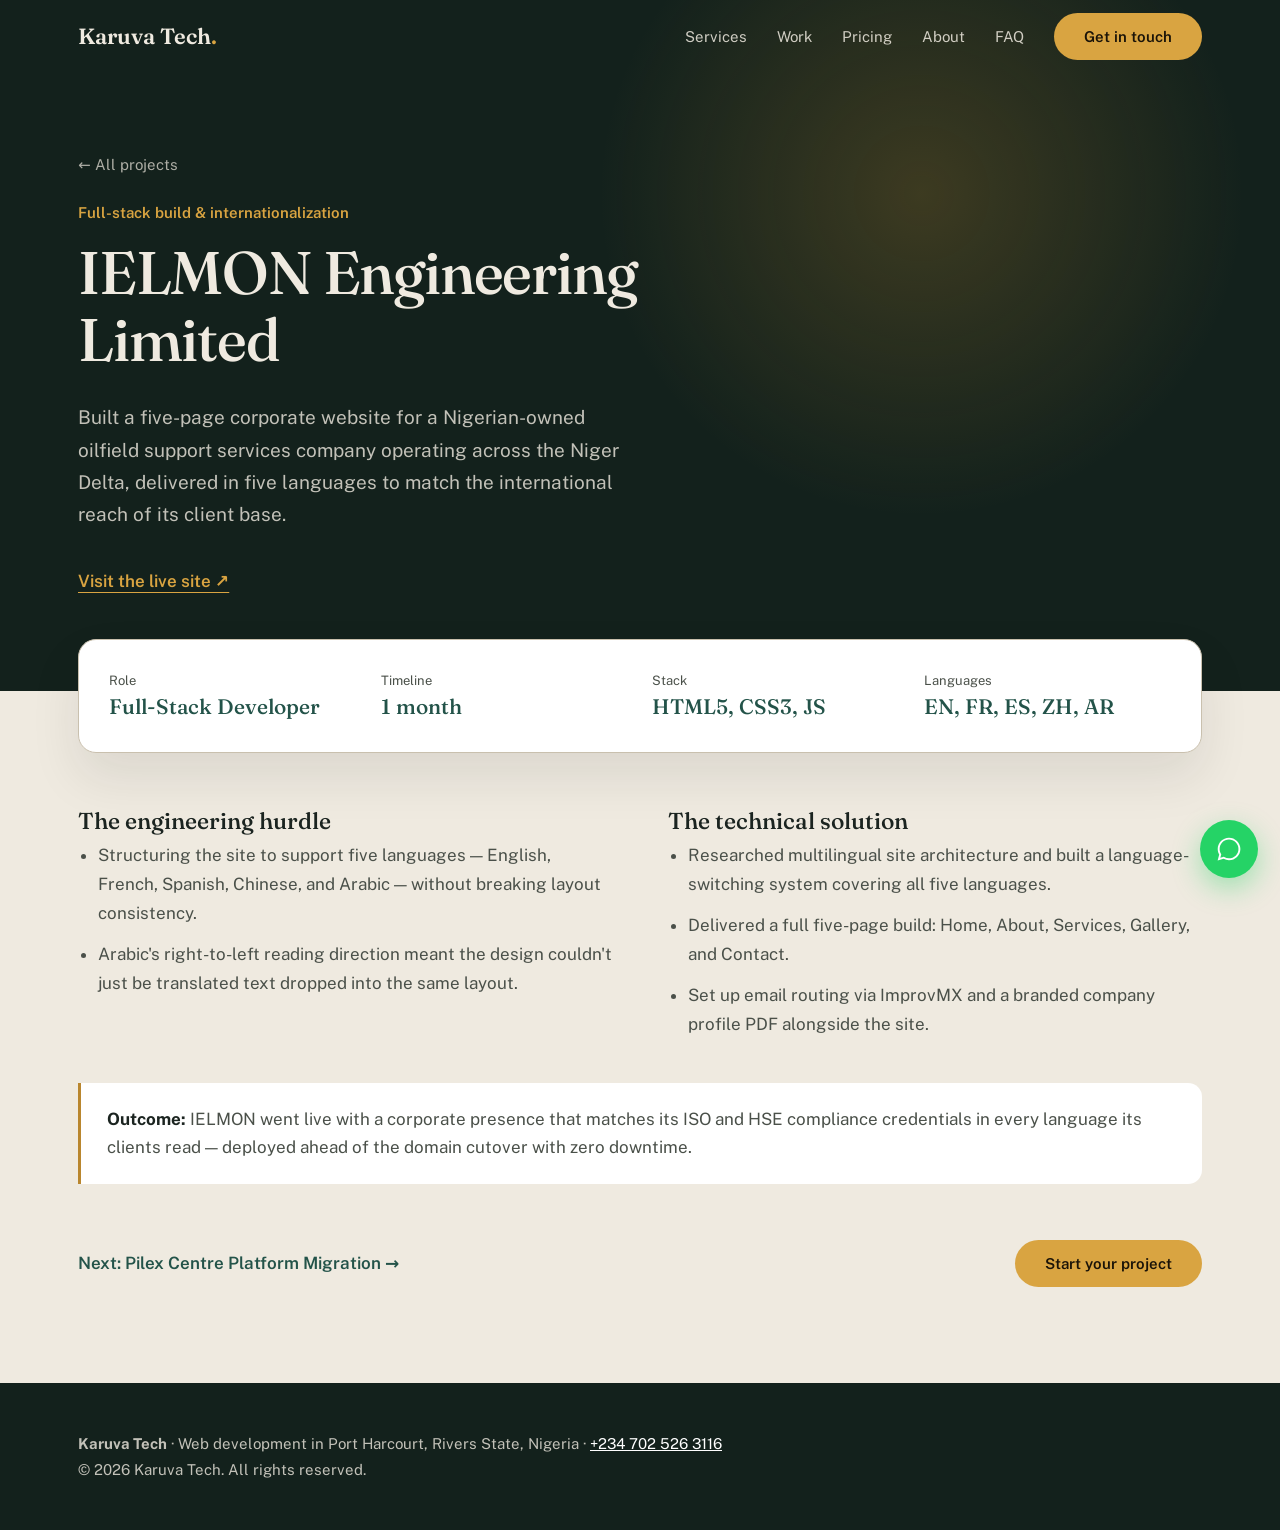
<file: projects/ielmon.html>
<!DOCTYPE html>
<html lang="en">
<head>
<meta charset="UTF-8">
<meta name="viewport" content="width=device-width, initial-scale=1.0">
<title>IELMON Engineering Website in 5 Languages | Case Study | Karuva Tech</title>
<meta name="description" content="A five-page, five-language corporate website for a Niger Delta oilfield support services company, built by Karuva Tech in Port Harcourt.">
<link rel="canonical" href="https://www.karuvatech.com.ng/projects/ielmon.html">
<meta property="og:type" content="article">
<meta property="og:site_name" content="Karuva Tech">
<meta property="og:url" content="https://www.karuvatech.com.ng/projects/ielmon.html">
<meta property="og:title" content="IELMON Engineering Website in 5 Languages | Case Study | Karuva Tech">
<meta property="og:description" content="A five-page, five-language corporate website for a Niger Delta oilfield support services company, built by Karuva Tech in Port Harcourt.">
<meta property="og:image" content="https://www.karuvatech.com.ng/images/hachikaru.jpg">
<meta name="twitter:card" content="summary_large_image">
<meta name="twitter:title" content="IELMON Engineering Website in 5 Languages | Case Study | Karuva Tech">
<meta name="twitter:image" content="https://www.karuvatech.com.ng/images/hachikaru.jpg">
<link rel="icon" type="image/png" href="../images/favicon.png">
<link rel="preconnect" href="https://fonts.googleapis.com">
<link rel="preconnect" href="https://fonts.gstatic.com" crossorigin>
<link href="https://fonts.googleapis.com/css2?family=Fraunces:opsz,wght@9..144,400;9..144,500;9..144,600&family=Public+Sans:wght@400;600&display=swap" rel="stylesheet">
<link rel="stylesheet" href="../style.css">
<script type="application/ld+json">
{"@context":"https://schema.org","@graph":[{"@type":"Article","headline":"IELMON Engineering Limited","description":"A five-page, five-language corporate website for a Niger Delta oilfield support services company, built by Karuva Tech in Port Harcourt.","image":"https://www.karuvatech.com.ng/images/hachikaru.jpg","mainEntityOfPage":"https://www.karuvatech.com.ng/projects/ielmon.html","author":{"@id":"https://www.karuvatech.com.ng/#peace"},"publisher":{"@id":"https://www.karuvatech.com.ng/#org"}},{"@type":"BreadcrumbList","itemListElement":[{"@type":"ListItem","position":1,"name":"Karuva Tech","item":"https://www.karuvatech.com.ng/"},{"@type":"ListItem","position":2,"name":"Case studies","item":"https://www.karuvatech.com.ng/#work"},{"@type":"ListItem","position":3,"name":"IELMON Engineering Limited","item":"https://www.karuvatech.com.ng/projects/ielmon.html"}]}]}
</script>
</head>
<body class="home cp">
<nav><div class="c">
<a href="../index.html" class="logo">Karuva Tech<i>.</i></a>
<button id="mt" aria-label="Menu">&#9776;</button>
<ul class="links">
<li><a href="../index.html#services">Services</a></li><li><a href="../index.html#work">Work</a></li><li><a href="../index.html#pricing">Pricing</a></li><li><a href="../index.html#about">About</a></li><li><a href="../index.html#faq">FAQ</a></li>
<li><a href="../index.html#contact" class="btn y">Get in touch</a></li>
</ul></div></nav>
<header class="hero"><div class="c">
<a class="back" href="../index.html#work">&larr; All projects</a>
<span class="tag">Full-stack build &amp; internationalization</span>
<h1>IELMON Engineering Limited</h1>
<p class="lead">Built a five-page corporate website for a Nigerian-owned oilfield support services company operating across the Niger Delta, delivered in five languages to match the international reach of its client base.</p>
<a class="live" href="https://www.ielmon.com" target="_blank" rel="noopener noreferrer">Visit the live site &#8599;</a>
</div></header>
<main class="c">
<div class="tkt"><div><small>Role</small><b>Full-Stack Developer</b></div><div><small>Timeline</small><b>1 month</b></div><div><small>Stack</small><b>HTML5, CSS3, JS</b></div><div><small>Languages</small><b>EN, FR, ES, ZH, AR</b></div></div>

<div class="two"><div><h3>The engineering hurdle</h3><ul><li>Structuring the site to support five languages — English, French, Spanish, Chinese, and Arabic — without breaking layout consistency.</li><li>Arabic's right-to-left reading direction meant the design couldn't just be translated text dropped into the same layout.</li></ul></div><div><h3>The technical solution</h3><ul><li>Researched multilingual site architecture and built a language-switching system covering all five languages.</li><li>Delivered a full five-page build: Home, About, Services, Gallery, and Contact.</li><li>Set up email routing via ImprovMX and a branded company profile PDF alongside the site.</li></ul></div></div>
<div class="out"><strong>Outcome:</strong> IELMON went live with a corporate presence that matches its ISO and HSE compliance credentials in every language its clients read — deployed ahead of the domain cutover with zero downtime.</div>
</main>

<section class="ctas"><div class="c cta"><a class="nx" href="pilex-centre.html">Next: Pilex Centre Platform Migration &rarr;</a><a class="btn y" href="../index.html#contact">Start your project</a></div></section>
<footer><div class="c"><b>Karuva Tech</b> · Web development in Port Harcourt, Rivers State, Nigeria · <a href="tel:+2347025263116">+234 702 526 3116</a><br>&copy; 2026 Karuva Tech. All rights reserved.</div></footer>
<a class="wa" aria-label="Chat on WhatsApp" href="https://wa.me/2347025263116?text=Hello%20Karuva%20Tech,%20I'd%20like%20to%20discuss%20a%20web%20development%20project." target="_blank" rel="noopener noreferrer"><svg viewBox="0 0 448 512" width="26" height="26" fill="currentColor"><path d="M380.9 97.1C339 55.1 283.2 32 223.9 32c-122.4 0-222 99.6-222 222 0 39.1 10.2 77.3 29.6 111L0 480l117.7-30.9c32.4 17.7 68.9 27 106.1 27h.1c122.3 0 224.1-99.6 224.1-222 0-59.3-25.2-115-67.1-157zm-157 341.6c-33.2 0-65.7-8.9-94-25.7l-6.7-4-69.8 18.3L72 359.2l-4.4-7c-18.5-29.4-28.2-63.3-28.2-98.2 0-101.7 82.8-184.5 184.6-184.5 49.3 0 95.6 19.2 130.4 54.1 34.8 34.9 56.2 81.2 56.1 130.5 0 101.8-84.9 184.6-186.6 184.6z"/></svg></a>
<script>(function(){var n=document.querySelector('nav'),l=document.querySelector('.links');function f(){n.classList.toggle('s',scrollY>30)}addEventListener('scroll',f,{passive:true});f();document.getElementById('mt').onclick=function(){l.classList.toggle('open')};l.onclick=function(){l.classList.remove('open')}})();</script>
</body>
</html>
</file>
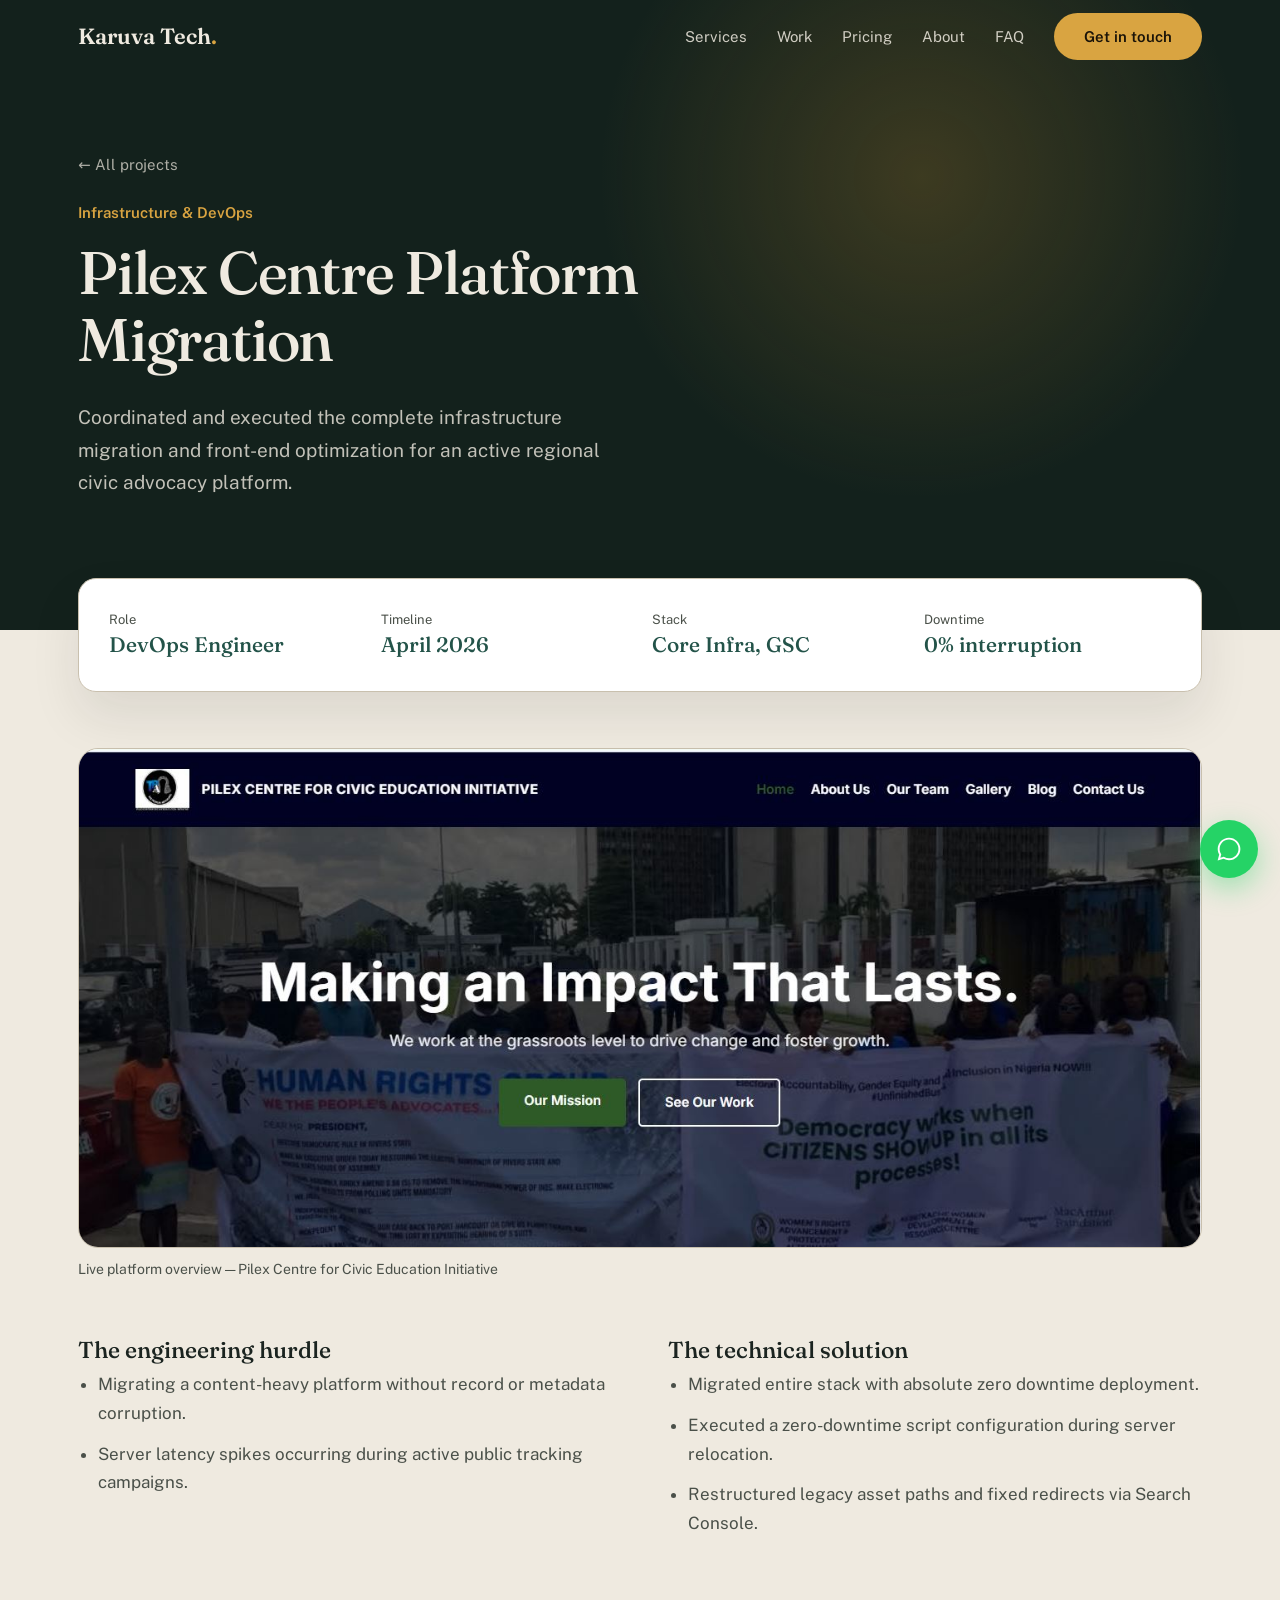
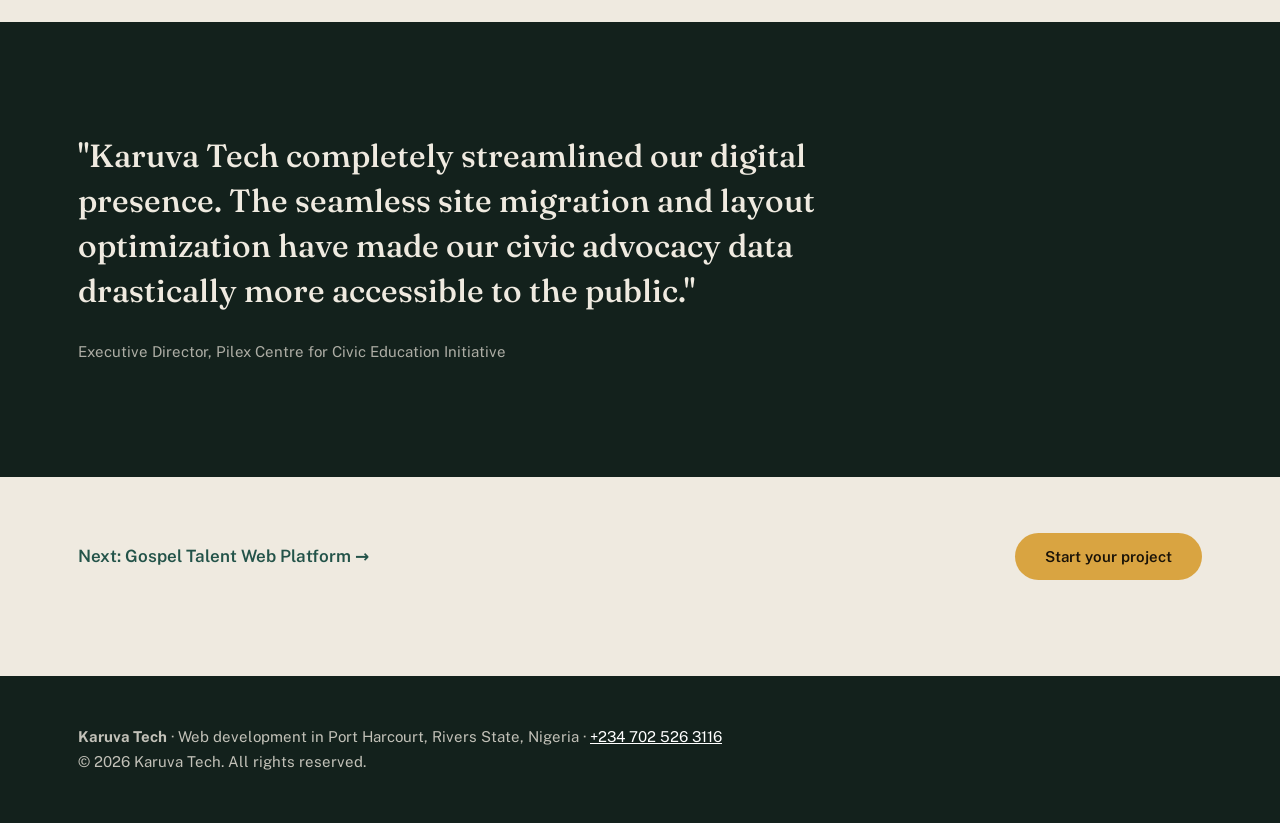
<file: projects/pilex-centre.html>
<!DOCTYPE html>
<html lang="en">
<head>
<meta charset="UTF-8">
<meta name="viewport" content="width=device-width, initial-scale=1.0">
<title>Pilex Centre Platform Migration | Case Study | Karuva Tech</title>
<meta name="description" content="How Karuva Tech migrated a regional civic advocacy platform with zero downtime and fixed legacy redirects through Google Search Console.">
<link rel="canonical" href="https://www.karuvatech.com.ng/projects/pilex-centre.html">
<meta property="og:type" content="article">
<meta property="og:site_name" content="Karuva Tech">
<meta property="og:url" content="https://www.karuvatech.com.ng/projects/pilex-centre.html">
<meta property="og:title" content="Pilex Centre Platform Migration | Case Study | Karuva Tech">
<meta property="og:description" content="How Karuva Tech migrated a regional civic advocacy platform with zero downtime and fixed legacy redirects through Google Search Console.">
<meta property="og:image" content="https://www.karuvatech.com.ng/images/pilex%20centre%20screenshoot.JPG">
<meta name="twitter:card" content="summary_large_image">
<meta name="twitter:title" content="Pilex Centre Platform Migration | Case Study | Karuva Tech">
<meta name="twitter:image" content="https://www.karuvatech.com.ng/images/pilex%20centre%20screenshoot.JPG">
<link rel="icon" type="image/png" href="../images/favicon.png">
<link rel="preconnect" href="https://fonts.googleapis.com">
<link rel="preconnect" href="https://fonts.gstatic.com" crossorigin>
<link href="https://fonts.googleapis.com/css2?family=Fraunces:opsz,wght@9..144,400;9..144,500;9..144,600&family=Public+Sans:wght@400;600&display=swap" rel="stylesheet">
<link rel="stylesheet" href="../style.css">
<script type="application/ld+json">
{"@context":"https://schema.org","@graph":[{"@type":"Article","headline":"Pilex Centre Platform Migration","description":"How Karuva Tech migrated a regional civic advocacy platform with zero downtime and fixed legacy redirects through Google Search Console.","image":"https://www.karuvatech.com.ng/images/pilex%20centre%20screenshoot.JPG","mainEntityOfPage":"https://www.karuvatech.com.ng/projects/pilex-centre.html","author":{"@id":"https://www.karuvatech.com.ng/#peace"},"publisher":{"@id":"https://www.karuvatech.com.ng/#org"}},{"@type":"BreadcrumbList","itemListElement":[{"@type":"ListItem","position":1,"name":"Karuva Tech","item":"https://www.karuvatech.com.ng/"},{"@type":"ListItem","position":2,"name":"Case studies","item":"https://www.karuvatech.com.ng/#work"},{"@type":"ListItem","position":3,"name":"Pilex Centre Platform Migration","item":"https://www.karuvatech.com.ng/projects/pilex-centre.html"}]}]}
</script>
</head>
<body class="home cp">
<nav><div class="c">
<a href="../index.html" class="logo">Karuva Tech<i>.</i></a>
<button id="mt" aria-label="Menu">&#9776;</button>
<ul class="links">
<li><a href="../index.html#services">Services</a></li><li><a href="../index.html#work">Work</a></li><li><a href="../index.html#pricing">Pricing</a></li><li><a href="../index.html#about">About</a></li><li><a href="../index.html#faq">FAQ</a></li>
<li><a href="../index.html#contact" class="btn y">Get in touch</a></li>
</ul></div></nav>
<header class="hero"><div class="c">
<a class="back" href="../index.html#work">&larr; All projects</a>
<span class="tag">Infrastructure &amp; DevOps</span>
<h1>Pilex Centre Platform Migration</h1>
<p class="lead">Coordinated and executed the complete infrastructure migration and front-end optimization for an active regional civic advocacy platform.</p>

</div></header>
<main class="c">
<div class="tkt"><div><small>Role</small><b>DevOps Engineer</b></div><div><small>Timeline</small><b>April 2026</b></div><div><small>Stack</small><b>Core Infra, GSC</b></div><div><small>Downtime</small><b>0% interruption</b></div></div>
<div class="cov"><img src="../images/pilex%20centre%20screenshoot.JPG" alt="Pilex Centre Live Site Overview"></div><p class="cap">Live platform overview — Pilex Centre for Civic Education Initiative</p>
<div class="two"><div><h3>The engineering hurdle</h3><ul><li>Migrating a content-heavy platform without record or metadata corruption.</li><li>Server latency spikes occurring during active public tracking campaigns.</li></ul></div><div><h3>The technical solution</h3><ul><li>Migrated entire stack with absolute zero downtime deployment.</li><li>Executed a zero-downtime script configuration during server relocation.</li><li>Restructured legacy asset paths and fixed redirects via Search Console.</li></ul></div></div>

</main>
<section class="qb"><div class="c"><blockquote>"Karuva Tech completely streamlined our digital presence. The seamless site migration and layout optimization have made our civic advocacy data drastically more accessible to the public."</blockquote><cite>Executive Director, Pilex Centre for Civic Education Initiative</cite></div></section>
<section class="ctas"><div class="c cta"><a class="nx" href="gospel-talent.html">Next: Gospel Talent Web Platform &rarr;</a><a class="btn y" href="../index.html#contact">Start your project</a></div></section>
<footer><div class="c"><b>Karuva Tech</b> · Web development in Port Harcourt, Rivers State, Nigeria · <a href="tel:+2347025263116">+234 702 526 3116</a><br>&copy; 2026 Karuva Tech. All rights reserved.</div></footer>
<a class="wa" aria-label="Chat on WhatsApp" href="https://wa.me/2347025263116?text=Hello%20Karuva%20Tech,%20I'd%20like%20to%20discuss%20a%20web%20development%20project." target="_blank" rel="noopener noreferrer"><svg viewBox="0 0 448 512" width="26" height="26" fill="currentColor"><path d="M380.9 97.1C339 55.1 283.2 32 223.9 32c-122.4 0-222 99.6-222 222 0 39.1 10.2 77.3 29.6 111L0 480l117.7-30.9c32.4 17.7 68.9 27 106.1 27h.1c122.3 0 224.1-99.6 224.1-222 0-59.3-25.2-115-67.1-157zm-157 341.6c-33.2 0-65.7-8.9-94-25.7l-6.7-4-69.8 18.3L72 359.2l-4.4-7c-18.5-29.4-28.2-63.3-28.2-98.2 0-101.7 82.8-184.5 184.6-184.5 49.3 0 95.6 19.2 130.4 54.1 34.8 34.9 56.2 81.2 56.1 130.5 0 101.8-84.9 184.6-186.6 184.6z"/></svg></a>
<script>(function(){var n=document.querySelector('nav'),l=document.querySelector('.links');function f(){n.classList.toggle('s',scrollY>30)}addEventListener('scroll',f,{passive:true});f();document.getElementById('mt').onclick=function(){l.classList.toggle('open')};l.onclick=function(){l.classList.remove('open')}})();</script>
</body>
</html>
</file>
<file: style.css>
/* ==========================================================================
   ROAD 9 MEDIA CUSTOM UTILITY SYSTEM DIRECTIVES
   ========================================================================== */
:root {
    --bg-main: #EFEAE0;             
    --bg-surface: #E5DFD1;
    --bg-surface-elevated: #DDD5C2;
    --accent: #B9862E;              
    --accent-teal: #235349;          
    --text-primary: #1B2420;         
    --text-secondary: #4A5049;
    --text-muted: #6b6355;
    --border-color: #C9C0AE;
    --border-color-hover: #B8AD96;
    --max-width: 1320px;
    --font-sans: 'Public Sans', sans-serif;
    --font-display: 'Fraunces', serif;
    --transition-smooth: all 0.5s cubic-bezier(0.16, 1, 0.3, 1);
}

* {
    margin: 0;
    padding: 0;
    box-sizing: border-box;
}

html {
    scroll-behavior: smooth;
    background-color: var(--bg-main);
    color: var(--text-primary);
    font-family: var(--font-sans);
    overflow-x: hidden;
}

body {
    background-color: var(--bg-main);
    overflow-x: hidden;
    -webkit-font-smoothing: antialiased;
}

/* Scroll Progress Tracking Indicator */
#scroll-progress {
    position: fixed;
    top: 0;
    left: 0;
    height: 3px;
    background: var(--accent);
    width: 0%;
    z-index: 9999;
    transition: width 0.1s linear;
}

/* Structural Layout Anchors */
.container {
    width: 100%;
    max-width: var(--max-width);
    margin: 0 auto;
    padding: 0 40px;
}

.section-padding {
    padding: 140px 0;
    border-bottom: 1px solid var(--border-color);
    position: relative;
}


/* Typography Label Engines */
.section-tag {
    font-family: var(--font-sans);
    color: var(--accent-teal);
    font-size: 0.95rem;
    font-weight: 600;
    display: block;
    margin-bottom: 16px;
    border-left: 2px solid var(--accent-teal);
    padding-left: 12px;
}

.section-title {
    font-family: var(--font-display);
    font-size: 2.75rem;
    font-weight: 500;
    letter-spacing: 0;
    color: var(--text-primary);
}

.section-subtitle {
    color: var(--text-secondary);
    font-size: 1.1rem;
    margin-top: 12px;
    max-width: 600px;
    line-height: 1.6;
}

/* ==========================================================================
   NAVIGATION BAR COMPONENT
   ========================================================================== */
.navbar {
    position: fixed;
    top: 0;
    width: 100%;
    z-index: 1000;
    display: flex;
    justify-content: space-between;
    align-items: center;
    padding: 24px 60px;
    background-color: rgba(239, 234, 224, 0.85);
    backdrop-filter: blur(20px);
    border-bottom: 1px solid var(--border-color);
    transition: var(--transition-smooth);
}

.brand-logo-text {
    font-family: var(--font-display);
    font-weight: 600;
    font-size: 1.2rem;
    letter-spacing: 0;
    color: var(--text-primary);
}

.logo-link {
    text-decoration: none;
}

.accent-dot, .title-dot {
    color: var(--accent);
}

.nav-links {
    display: flex;
    align-items: center;
    gap: 40px;
    list-style: none;
}

.nav-item {
    color: var(--text-secondary);
    text-decoration: none;
    font-weight: 500;
    font-size: 0.95rem;
    transition: var(--transition-smooth);
}

.nav-item:hover {
    color: var(--text-primary);
}

.nav-item-btn {
    background-color: var(--text-primary);
    color: var(--bg-main);
    padding: 10px 20px;
    border-radius: 4px;
    text-decoration: none;
    font-size: 0.9rem;
    font-weight: 600;
    transition: var(--transition-smooth);
}

.nav-item-btn:hover {
    background-color: var(--accent);
    color: var(--text-primary);
}

/* ==========================================================================
   HERO AREA LAYOUT 
   ========================================================================== */
.hero {
    padding-top: 220px;
    padding-bottom: 160px;
    border-bottom: 1px solid var(--border-color);
}

.hero-split {
    display: grid;
    grid-template-columns: 1.2fr 0.8fr;
    gap: 80px;
    align-items: center;
}

.kicker {
    display: inline-flex;
    align-items: center;
    gap: 8px;
    font-family: var(--font-sans);
    font-size: 0.85rem;
    color: var(--accent-teal);
    margin-bottom: 24px;
}

.kicker-dot {
    width: 7px;
    height: 7px;
    background-color: var(--accent-teal);
    border-radius: 50%;
}

.display-title {
    font-family: var(--font-display);
    font-size: 3.6rem;
    font-weight: 500;
    line-height: 1.08;
    letter-spacing: 0;
    margin-bottom: 22px;
    max-width: 12ch;
}

.sub-display-title {
    font-size: 1.3rem;
    font-weight: 400;
    color: var(--text-secondary);
    line-height: 1.5;
    margin-bottom: 28px;
    max-width: 42ch;
}

.description {
    color: var(--text-muted);
    font-size: 1.05rem;
    line-height: 1.7;
    margin-bottom: 48px;
    max-width: 620px;
}

.hero-action-row {
    display: flex;
    gap: 20px;
}

.btn {
    display: inline-flex;
    align-items: center;
    padding: 16px 36px;
    font-size: 0.95rem;
    font-weight: 600;
    text-decoration: none;
    border-radius: 4px;
    transition: var(--transition-smooth);
}

.btn-primary {
    background-color: var(--text-primary);
    color: var(--bg-main);
    border-radius: 2px;
}

.btn-primary:hover {
    transform: translateY(-2px);
    box-shadow: 0 12px 24px rgba(27, 36, 32, 0.18);
}

.btn-secondary {
    border: 1px solid var(--text-primary);
    color: var(--text-primary);
    border-radius: 2px;
}

.btn-secondary:hover {
    background-color: var(--bg-surface);
}

.hero-image-wrapper {
    position: relative;
}

.image-inner-frame {
    border-radius: 2px;
    overflow: hidden;
    border: 1px solid var(--border-color);
    background-color: var(--bg-surface);
}

.hero-image {
    width: 100%;
    height: auto;
    display: block;
}


.floating-badge {
    position: relative;
    margin-top: 20px;
    background-color: var(--bg-main);
    border: 1px solid var(--border-color);
    padding: 20px 22px;
}

.floating-badge::before,
.floating-badge::after {
    content: "";
    position: absolute;
    top: 50%;
    width: 16px;
    height: 16px;
    background-color: var(--bg-surface-elevated);
    border: 1px solid var(--border-color);
    border-radius: 50%;
    transform: translateY(-50%);
}

.floating-badge::before { left: -8px; }
.floating-badge::after { right: -8px; }

.floating-badge .badge-num {
    font-family: var(--font-display);
    font-size: 1.6rem;
    font-weight: 500;
    color: var(--accent);
}

.floating-badge .badge-txt {
    font-size: 0.8rem;
    font-family: var(--font-sans);
    color: var(--text-muted);
}

/* ==========================================================================
   CAPABILITIES & CAPTION ENGINE
   ========================================================================== */
.section-header-row {
    margin-bottom: 70px;
}

.skills-grid {
    display: grid;
    grid-template-columns: repeat(3, 1fr);
    gap: 1px;
    background-color: var(--border-color);
    border: 1px solid var(--border-color);
}

.skill-category {
    background-color: var(--bg-main);
    padding: 50px;
    transition: var(--transition-smooth);
}

.skill-category:hover {
    background-color: var(--bg-surface);
}

.skill-cat-header {
    display: flex;
    align-items: center;
    gap: 16px;
    margin-bottom: 32px;
}

.skill-category h4 {
    font-family: var(--font-display);
    font-size: 1.4rem;
    font-weight: 500;
}

.skill-category ul {
    list-style: none;
}

.skill-category li {
    color: var(--text-secondary);
    margin-bottom: 14px;
    font-size: 1rem;
    display: flex;
    align-items: center;
    gap: 10px;
}

.skill-category li::before {
    content: "—";
    color: var(--text-muted);
}

/* ==========================================================================
   THE JOURNEY / STICKY ABOUT FRAME
   ========================================================================== */
.dark-bg-split {
    background-color: var(--bg-surface);
}

.about-grid-wrapper {
    display: grid;
    grid-template-columns: 0.8fr 1.2fr;
    gap: 80px;
}

.about-sticky-side {
    position: sticky;
    top: 140px;
    height: fit-content;
}

.about-content-side .lead-paragraph {
    font-size: 1.5rem;
    line-height: 1.6;
    color: var(--text-primary);
    margin-bottom: 32px;
    font-weight: 400;
}

.about-content-side .secondary-paragraph {
    font-size: 1.1rem;
    line-height: 1.7;
    color: var(--text-secondary);
}

/* ==========================================================================
   AGENCY SERVICES SECTION
   ========================================================================== */
.services-grid {
    display: grid;
    grid-template-columns: repeat(3, 1fr);
    gap: 40px;
}

.service-card {
    border: 1px solid var(--border-color);
    padding: 50px;
    border-radius: 6px;
    transition: var(--transition-smooth);
    background-color: var(--bg-surface);
}

.service-card:hover {
    border-color: var(--accent);
    background-color: var(--bg-surface);
    transform: translateY(-6px);
}

.service-num {
    font-family: var(--font-sans);
    color: var(--accent);
    margin-bottom: 28px;
    font-size: 0.9rem;
}

.service-card h4 {
    font-size: 1.5rem;
    font-weight: 700;
    margin-bottom: 16px;
}

.service-card p {
    color: var(--text-secondary);
    line-height: 1.6;
    font-size: 0.95rem;
}

/* ==========================================================================
   DYNAMIC PROJECT GRID
   ========================================================================== */
.project-grid {
    display: grid;
    grid-template-columns: repeat(2, 1fr);
    gap: 40px;
}

.project-card {
    background-color: var(--bg-surface);
    border: 1px solid var(--border-color);
    padding: 50px;
    border-radius: 8px;
    display: flex;
    flex-direction: column;
    height: 100%;
    transition: var(--transition-smooth);
}

.project-card:hover {
    border-color: var(--border-color-hover);
    box-shadow: 0 30px 60px rgba(27, 36, 32, 0.15);
    transform: translateY(-4px);
}

.status-tag {
    align-self: flex-start;
    font-family: var(--font-sans);
    font-size: 0.75rem;
    color: var(--accent);
    border: 1px solid rgba(var(--accent-rgb), 0.2);
    padding: 4px 12px;
    border-radius: 100px;
    margin-bottom: 24px;
    font-weight: 500;
}

.project-card h4 {
    font-family: var(--font-display);
    font-size: 1.7rem;
    font-weight: 500;
    margin-bottom: 16px;
    letter-spacing: 0;
}

.project-card p {
    color: var(--text-secondary);
    font-size: 1rem;
    line-height: 1.6;
    margin-bottom: 40px;
    flex-grow: 1;
}

.tech-stack-list {
    font-family: var(--font-sans);
    font-size: 0.8rem;
    color: var(--text-muted);
    border-top: 1px solid var(--border-color);
    padding-top: 20px;
    margin-bottom: 24px;
}

.project-link {
    font-weight: 600;
    color: var(--text-primary);
    text-decoration: none;
    font-size: 0.95rem;
    display: inline-flex;
    align-items: center;
    transition: var(--transition-smooth);
}

.project-link:hover {
    color: var(--accent);
}

/* ==========================================================================
   CASE STUDIES AREA
   ========================================================================== */
.cases-wrapper {
    display: flex;
    flex-direction: column;
    gap: 60px;
    margin-top: 40px;
}

.split-card {
    display: grid;
    grid-template-columns: 0.9fr 1.1fr;
    border: 1px solid var(--border-color);
    border-radius: 12px;
    overflow: hidden;
    background-color: var(--bg-surface);
}

.case-visual-wrapper {
    position: relative;
    overflow: hidden;
    background-color: var(--bg-main);
    min-height: 350px;
}

.case-ui-screenshot {
    width: 100%;
    height: 100%;
    object-fit: cover;
    filter: grayscale(0.4);
    transition: var(--transition-smooth);
}

.split-card:hover .case-ui-screenshot {
    filter: grayscale(0);
    transform: scale(1.02);
}

.card-overlay-shade {
    position: absolute;
    inset: 0;
    background: linear-gradient(to right, transparent, rgba(27, 36, 32, 0.15));
}

.case-info-wrapper {
    padding: 60px;
    display: flex;
    flex-direction: column;
    justify-content: center;
}

.case-tag-v2 {
    font-family: var(--font-sans);
    font-size: 0.85rem;
    color: var(--accent-teal);
    font-weight: 600;
    display: block;
    margin-bottom: 12px;
}

.case-header-v2 h4 {
    font-family: var(--font-display);
    font-size: 2rem;
    font-weight: 500;
    margin-bottom: 14px;
}

.case-header-v2 p {
    color: var(--text-secondary);
    line-height: 1.6;
    margin-bottom: 30px;
}

.case-matrix-table {
    width: 100%;
    border-collapse: collapse;
    margin-bottom: 30px;
}

.case-matrix-table td {
    padding: 12px 0;
    border-bottom: 1px solid var(--border-color);
    font-size: 0.9rem;
    color: var(--text-secondary);
}

.case-matrix-table td strong {
    color: var(--text-muted);
    font-family: var(--font-sans);
    font-weight: 400;
    font-size: 0.8rem;
}

.case-body-v2 {
    display: grid;
    grid-template-columns: 1fr 1fr;
    gap: 30px;
}

.case-column-v2 h5 {
    font-size: 0.95rem;
    font-weight: 700;
    margin-bottom: 12px;
    color: var(--text-primary);
}

.case-column-v2 ul {
    list-style: none;
}

.case-column-v2 li {
    font-size: 0.85rem;
    color: var(--text-secondary);
    line-height: 1.5;
    margin-bottom: 8px;
    position: relative;
    padding-left: 14px;
}

.case-column-v2 li::before {
    content: "▫";
    position: absolute;
    left: 0;
    color: var(--accent);
}

/* ==========================================================================
   TESTIMONIALS ARCHITECTURE
   ========================================================================== */
.gray-block {
    background-color: var(--bg-surface);
}

.testimonial-grid {
    display: grid;
    grid-template-columns: repeat(2, 1fr);
    gap: 40px;
}

.testimonial-card {
    border: 1px solid var(--border-color);
    padding: 60px;
    border-radius: 8px;
    background-color: var(--bg-main);
}

.testimonial-text {
    font-size: 1.25rem;
    line-height: 1.6;
    color: var(--text-primary);
    margin-bottom: 40px;
    font-weight: 400;
    font-style: italic;
}

.client-footer-profile {
    display: flex;
    align-items: center;
    gap: 20px;
}

.client-avatar {
    width: 52px;
    height: 52px;
    border-radius: 50%;
    object-fit: cover;
    border: 1px solid var(--border-color-hover);
}

.client-meta strong {
    display: block;
    font-size: 0.95rem;
    color: var(--text-primary);
}

.client-meta span {
    font-size: 0.85rem;
    color: var(--text-muted);
}

/* ==========================================================================
   TRANSPARENT PRICING GRID
   ========================================================================== */
.pricing-grid {
    display: grid;
    grid-template-columns: repeat(4, 1fr);
    gap: 24px;
    margin-top: 50px;
}

.pricing-card {
    background-color: var(--bg-surface);
    border: 1px solid var(--border-color);
    padding: 40px 30px;
    border-radius: 8px;
    position: relative;
    display: flex;
    flex-direction: column;
}

.pricing-card.featured {
    border-color: rgba(var(--accent-rgb), 0.35);
    background-color: var(--bg-surface-elevated);
}

.tier-meta {
    font-family: var(--font-sans);
    font-size: 0.75rem;
    color: var(--text-muted);
    margin-bottom: 20px;
}

.premium-badge {
    position: absolute;
    top: 20px;
    right: 30px;
    font-family: var(--font-sans);
    font-size: 0.7rem;
    background-color: var(--accent);
    color: white;
    padding: 2px 8px;
    border-radius: 4px;
}

.pricing-card h4 {
    font-size: 1.4rem;
    font-weight: 700;
    margin-bottom: 12px;
}

.package-desc {
    font-size: 0.85rem;
    color: var(--text-secondary);
    line-height: 1.5;
    margin-bottom: 32px;
    min-height: 45px;
}

.price {
    font-size: 0.8rem;
    font-family: var(--font-sans);
    color: var(--text-muted);
    margin-bottom: 32px;
    border-bottom: 1px solid var(--border-color);
    padding-bottom: 24px;
}

.price .amt {
    display: block;
    font-size: 1.9rem;
    font-weight: 500;
    color: var(--text-primary);
    font-family: var(--font-display);
    margin-top: 4px;
}

.features-list {
    list-style: none;
    display: flex;
    flex-direction: column;
    gap: 14px;
}

.features-list li {
    font-size: 0.85rem;
    color: var(--text-secondary);
    line-height: 1.4;
    position: relative;
    padding-left: 18px;
}

.features-list li::before {
    content: "✓";
    position: absolute;
    left: 0;
    color: var(--accent);
}

/* ==========================================================================
   INTERSTITIAL CALL TO ACTION BANNER
   ========================================================================== */
.cta-interstitial {
    margin-top: 60px;
    margin-bottom: 60px;
}

.cta-box-inner {
    background: linear-gradient(135deg, var(--bg-surface-elevated), var(--bg-surface));
    border: 1px solid var(--border-color-hover);
    padding: 60px;
    border-radius: 12px;
    display: flex;
    justify-content: space-between;
    align-items: center;
    gap: 40px;
}

.cta-left h3 {
    font-family: var(--font-display);
    font-size: 2.2rem;
    font-weight: 500;
    letter-spacing: 0;
    margin-bottom: 14px;
}

.cta-left p {
    color: var(--text-secondary);
    max-width: 600px;
    line-height: 1.6;
}

.cta-buttons-group {
    display: flex;
    flex-direction: column;
    gap: 14px;
    min-width: 280px;
}

.btn-action-wa {
    background-color: #25d366;
    color: #ffffff;
    justify-content: center;
    font-size: 0.9rem;
}

.btn-action-wa:hover {
    transform: translateY(-3px);
    box-shadow: 0 10px 20px rgba(37, 211, 102, 0.2);
}

.btn-action-cal {
    background-color: transparent;
    border: 1px solid var(--text-primary);
    color: var(--text-primary);
    justify-content: center;
    font-size: 0.9rem;
}

.btn-action-cal:hover {
    background-color: var(--text-primary);
    color: var(--bg-main);
}

/* ==========================================================================
   CONTACT CONTROL PANEL
   ========================================================================== */
.contact-grid-split {
    display: grid;
    grid-template-columns: 0.8fr 1.2fr;
    gap: 80px;
}

.contact-lead-text {
    font-size: 1.2rem;
    color: var(--text-secondary);
    margin-top: 20px;
    line-height: 1.6;
}

.social-links-wrapper {
    display: flex;
    flex-direction: column;
    gap: 16px;
    margin-top: 40px;
}

.social-anchor-link {
    color: var(--text-primary);
    text-decoration: none;
    font-family: var(--font-sans);
    font-size: 0.95rem;
    display: flex;
    align-items: center;
    gap: 8px;
    transition: var(--transition-smooth);
}

.social-anchor-link:hover {
    color: var(--accent);
    transform: translateX(4px);
}

/* Road 9 Form Input Styling */
.road9-form {
    display: flex;
    flex-direction: column;
    gap: 28px;
}

.input-group-row {
    display: grid;
    grid-template-columns: 1fr 1fr;
    gap: 24px;
}

.form-field {
    display: flex;
    flex-direction: column;
    gap: 10px;
}

.form-field label {
    font-family: var(--font-sans);
    font-size: 0.85rem;
    color: var(--text-muted);
    font-weight: 500;
}

.road9-form input, 
.road9-form textarea {
    background-color: var(--bg-surface);
    border: 1px solid var(--border-color);
    padding: 16px;
    border-radius: 4px;
    color: var(--text-primary);
    font-family: var(--font-sans);
    font-size: 0.95rem;
    transition: var(--transition-smooth);
}

.road9-form input:focus, 
.road9-form textarea:focus {
    outline: none;
    border-color: var(--accent);
    background-color: var(--bg-surface-elevated);
}

.form-submit {
    align-self: flex-start;
    cursor: pointer;
    border: none;
    font-family: var(--font-sans);
}

/* ==========================================================================
   PRODUCTION FOOTER
   ========================================================================== */
.main-footer {
    padding: 80px 0;
    border-top: 1px solid var(--border-color);
    background-color: var(--bg-surface);
}

.footer-content-block {
    display: flex;
    flex-direction: column;
    gap: 40px;
}

.footer-top-row {
    display: flex;
    justify-content: space-between;
    align-items: flex-start;
}

.footer-brand .logo-text {
    font-family: var(--font-display);
    font-size: 1.5rem;
    font-weight: 600;
}

.footer-brand p {
    color: var(--text-muted);
    font-size: 0.9rem;
    margin-top: 6px;
}

.footer-location {
    font-size: 0.9rem;
    color: var(--text-secondary);
    display: flex;
    align-items: center;
    gap: 8px;
}

.loc-indicator {
    width: 6px;
    height: 6px;
    background-color: var(--accent);
    border-radius: 50%;
}

.footer-bottom-row {
    border-top: 1px solid var(--border-color);
    padding-top: 30px;
    display: flex;
    justify-content: space-between;
    font-family: var(--font-sans);
    font-size: 0.75rem;
    color: var(--text-muted);
}

/* ==========================================================================
   FADE REVEAL ANIMATIONS (INTERSECTION OBSERVER TARGETS)
   ========================================================================== */
.reveal {
    opacity: 0;
    transform: translateY(40px);
    transition: opacity 0.8s cubic-bezier(0.16, 1, 0.3, 1), transform 0.8s cubic-bezier(0.16, 1, 0.3, 1);
}

.reveal.vibe-active {
    opacity: 1;
    transform: translateY(0);
}

/* ==========================================================================
   RESPONSIVE LAYOUT ADJUSTMENTS
   ========================================================================== */
@media (max-width: 1100px) {
    .pricing-grid { grid-template-columns: repeat(2, 1fr); }
    .hero-split, .about-grid-wrapper, .contact-grid-split { grid-template-columns: 1fr; gap: 50px; }
    .about-sticky-side { position: static; }
    .display-title { font-size: 4rem; }
}

@media (max-width: 768px) {
    .skills-grid, .services-grid, .project-grid, .testimonial-grid, .split-card { grid-template-columns: 1fr; }
    .pricing-grid { grid-template-columns: 1fr; }
    .navbar { padding: 20px 30px; }
    .container { padding: 0 24px; }
    .display-title { font-size: 3rem; }
    .section-title { font-size: 2.2rem; }
    .cta-box-inner { flex-direction: column; padding: 40px; }
    .input-group-row { grid-template-columns: 1fr; }
}

/* ==========================================================================
   MOBILE HEADER FIXES & FLOATING ACTION SYSTEM
   ========================================================================== */


.whatsapp-sticky-badge {
    position: fixed;
    bottom: 30px;
    right: 30px;
    background-color: #25d366;
    color: #ffffff;
    width: 60px;
    height: 60px;
    border-radius: 50%;
    display: flex;
    justify-content: center;
    align-items: center;
    box-shadow: 0 8px 24px rgba(37, 211, 102, 0.4);
    z-index: 9999;
    transition: all 0.3s cubic-bezier(0.16, 1, 0.3, 1);
    text-decoration: none;
}

.whatsapp-sticky-badge:hover {
    transform: translateY(-5px) scale(1.05);
    box-shadow: 0 12px 28px rgba(37, 211, 102, 0.5);
    background-color: #20ba5a;
}

/* Responsive Header Enhancements (Max Width: 768px Viewports) */
@media (max-width: 768px) {
    .navbar {
        padding: 16px 24px;
    }

    
    .nav-links {
        position: fixed;
        top: 0;
        right: -100%;
        width: 80%;
        max-width: 320px;
        height: 100vh;
        background-color: var(--bg-main);
        border-left: 1px solid var(--border-color);
        flex-direction: column;
        justify-content: center;
        align-items: flex-start;
        padding: 60px 40px;
        gap: 32px;
        transition: right 0.4s cubic-bezier(0.16, 1, 0.3, 1);
        z-index: 999;
    }

   
    .nav-links.mobile-nav-active {
        right: 0;
    }

    .nav-item {
        font-size: 1.25rem;
    }

    .nav-item-btn {
        display: inline-block;
        width: 100%;
        text-align: center;
        padding: 14px 24px;
    }

   
    .menu-toggle {
        display: flex;
        flex-direction: column;
        justify-content: space-between;
        width: 24px;
        height: 16px;
        cursor: pointer;
        z-index: 1000;
    }

    .menu-toggle span {
        width: 100%;
        height: 2px;
        background-color: var(--text-primary);
        transition: all 0.3s ease;
    }

    
    .menu-toggle.toggle-active span:nth-child(1) {
        transform: translateY(7px) rotate(45deg);
        background-color: var(--accent);
    }

    .menu-toggle.toggle-active span:nth-child(2) {
        transform: scaleX(0);
    }
    
    .menu-toggle.toggle-active::after {
        content: '';
        position: absolute;
        width: 24px;
        height: 2px;
        background-color: var(--accent);
        transform: translateY(7px) rotate(-45deg);
    }

    
    .hero {
        padding-top: 140px;
        padding-bottom: 80px;
    }

    .hero-action-row {
        flex-direction: column;
        gap: 12px;
    }

    .btn {
        width: 100%;
        justify-content: center;
    }

    .whatsapp-sticky-badge {
        bottom: 20px;
        right: 20px;
        width: 52px;
        height: 52px;
    }
}


@media (min-width: 769px) {
    .menu-toggle {
        display: none;
    }
}
/* ==========================================================================
   ABOUT SECTION STYLING
   ========================================================================== */
.about-section {
    padding: 100px 24px;
    background-color: var(--bg-surface);
    border-top: 1px solid var(--border-color);
}

.about-grid {
    max-width: 1100px;
    margin: 0 auto;
    display: grid;
    grid-template-columns: 1fr 1.5fr;
    gap: 64px;
    align-items: flex-start;
}

.section-tagline {
    display: block;
    font-size: 0.95rem;
    font-weight: 600;
    color: var(--accent-teal);
    border-left: 2px solid var(--accent-teal);
    padding-left: 12px;
    margin-bottom: 12px;
}

.about-header .section-title {
    font-family: var(--font-display);
    font-size: 2.5rem;
    line-height: 1.2;
    font-weight: 500;
    color: var(--text-primary);
}

.about-lead {
    font-size: 1.4rem;
    line-height: 1.4;
    color: var(--text-primary);
    margin-bottom: 24px;
    font-weight: 400;
}

.about-body p {
    font-size: 1.05rem;
    line-height: 1.7;
    color: var(--text-secondary);
    margin-bottom: 20px;
}

.about-body p:last-child {
    margin-bottom: 0;
}


@media (max-width: 768px) {
    .about-section {
        padding: 60px 20px;
    }
    
    .about-grid {
        grid-template-columns: 1fr;
        gap: 32px;
    }
    
    .about-header .section-title {
        font-size: 2rem;
    }
    
    .about-lead {
        font-size: 1.25rem;
    }
}
/* ==========================================================================
   FOUNDER SECTION STYLING
   ========================================================================== */
.founder-section {
    padding: 100px 24px;
    background-color: var(--bg-main);
    border-top: 1px solid var(--border-color);
}

.founder-grid {
    max-width: 1100px;
    margin: 0 auto;
    display: grid;
    grid-template-columns: 1fr 1.5fr;
    gap: 64px;
    align-items: flex-start;
}

.founder-header .section-title {
    font-family: var(--font-display);
    font-size: 2.5rem;
    line-height: 1.2;
    font-weight: 500;
    color: var(--text-primary);
}

.founder-lead {
    font-size: 1.4rem;
    line-height: 1.4;
    color: var(--text-primary);
    margin-bottom: 24px;
    font-weight: 400;
}

.founder-body p {
    font-size: 1.05rem;
    line-height: 1.7;
    color: var(--text-secondary);
    margin-bottom: 20px;
}

.founder-body p:last-child {
    margin-bottom: 0;
}


@media (max-width: 768px) {
    .founder-section {
        padding: 60px 20px;
    }
    
    .founder-grid {
        grid-template-columns: 1fr;
        gap: 32px;
    }
    
    .founder-header .section-title {
        font-size: 2rem;
    }
    
    .founder-lead {
        font-size: 1.25rem;
    }
}
/* ==========================================================================
   DIFFERENT / FEATURES SECTION STYLING
   ========================================================================== */
.features-section {
    padding: 100px 24px;
    background-color: var(--bg-surface);
    border-top: 1px solid var(--border-color);
}

.features-header {
    max-width: 1100px;
    margin: 0 auto 56px auto;
}

.features-header .section-title {
    font-family: var(--font-display);
    font-size: 2.5rem;
    font-weight: 500;
    color: var(--text-primary);
    margin-top: 8px;
}

.features-grid {
    max-width: 1100px;
    margin: 0 auto;
    display: grid;
    grid-template-columns: repeat(2, 1fr);
    gap: 32px;
}

.feature-card {
    background: var(--bg-main);
    border: 1px solid var(--border-color);
    padding: 40px;
    border-radius: 2px;
    transition: transform 0.2s ease, border-color 0.2s ease;
}

.feature-card:hover {
    border-color: var(--border-color-hover);
    transform: translateY(-2px);
}

.feature-title {
    font-family: var(--font-display);
    font-size: 1.35rem;
    font-weight: 500;
    color: var(--text-primary);
    margin-bottom: 16px;
}

.feature-text {
    font-size: 1.05rem;
    line-height: 1.6;
    color: var(--text-secondary);
}


.highlight-card {
    border-color: var(--accent-teal);
}

.youtube-link {
    color: var(--accent-teal);
    text-decoration: none;
    font-weight: 600;
    border-bottom: 1px dashed var(--accent-teal);
    transition: color 0.2s ease, border-color 0.2s ease;
}

.youtube-link:hover {
    color: var(--accent);
    border-bottom-color: var(--accent);
}

/* Mobile responsive breakpoints */
@media (max-width: 768px) {
    .features-section {
        padding: 60px 20px;
    }
    
    .features-grid {
        grid-template-columns: 1fr;
        gap: 20px;
    }
    
    .features-header {
        margin-bottom: 36px;
    }
    
    .features-header .section-title {
        font-size: 2rem;
    }
    
    .feature-card {
        padding: 24px;
    }
}
/* ==========================================================================
   CONNECT & CALL TO ACTION SECTION
   ========================================================================== */
.connect-section {
    padding: 120px 24px;
    background-color: var(--bg-main);
    border-top: 1px solid var(--border-color);
}

.connect-grid {
    max-width: 1100px;
    margin: 0 auto;
    display: grid;
    grid-template-columns: 1fr 1.1fr;
    gap: 80px;
    align-items: center;
}

/* Carousel Mechanics */
.fit-carousel-container {
    position: relative;
}

.fit-carousel {
    position: relative;
    min-height: 180px;
    margin-top: 32px;
}

.fit-slide {
    position: absolute;
    top: 0;
    left: 0;
    width: 100%;
    opacity: 0;
    transform: translateY(10px);
    transition: opacity 0.5s ease, transform 0.5s ease;
    pointer-events: none;
}

.fit-slide.active {
    position: relative;
    opacity: 1;
    transform: translateY(0);
    pointer-events: auto;
}

.slide-number {
    font-size: 0.9rem;
    font-weight: 600;
    color: var(--accent-teal);
    font-family: var(--font-sans);
    margin-bottom: 8px;
}

.slide-text {
    font-family: var(--font-display);
    font-size: 1.35rem;
    line-height: 1.5;
    color: var(--text-primary);
    font-weight: 500;
}

.carousel-indicators {
    display: flex;
    gap: 8px;
    margin-top: 24px;
}

.carousel-indicators .dot {
    width: 24px;
    height: 3px;
    background: var(--border-color);
    cursor: pointer;
    transition: background-color 0.3s ease;
}

.carousel-indicators .dot.active {
    background: var(--accent-teal);
}


.cta-content-box .section-title {
    font-family: var(--font-display);
    font-size: 2.5rem;
    font-weight: 500;
    color: var(--text-primary);
    margin-bottom: 20px;
}

.cta-lead {
    font-size: 1.1rem;
    line-height: 1.6;
    color: var(--text-secondary);
    margin-bottom: 36px;
}

/* Button UI */
.cta-actions-group {
    display: flex;
    flex-wrap: wrap;
    gap: 16px;
    margin-bottom: 32px;
}



.btn-tertiary {
    color: var(--text-secondary);
}

.btn-tertiary:hover {
    color: var(--text-primary);
}

.cta-footer-meta {
    font-size: 0.95rem;
    color: var(--text-muted);
    border-top: 1px solid var(--border-color);
    padding-top: 24px;
}

.meta-link {
    color: var(--text-primary);
    text-decoration: none;
    border-bottom: 1px solid var(--border-color-hover);
}

.meta-link:hover {
    border-bottom-color: var(--text-primary);
}

.whatsapp-accent {
    color: #25d366;
    border-bottom-color: rgba(37, 211, 102, 0.3);
}

.whatsapp-accent:hover {
    border-bottom-color: #25d366;
}

/* Responsive Overrides */
@media (max-width: 768px) {
    .connect-section {
        padding: 80px 20px;
    }
    
    .connect-grid {
        grid-template-columns: 1fr;
        gap: 60px;
    }
    
    .cta-content-box .section-title {
        font-size: 2rem;
    }
    
    .cta-actions-group {
        flex-direction: column;
        width: 100%;
    }
    
    .btn {
        width: 100%;
    }
}
/* ==========================================================================
   INTERACTIVE TOOL PORTFOLIO CARD STYLING
   ========================================================================== */
.highlight-tool-card {
    position: relative;
    border: 1px solid rgba(35, 83, 73, 0.35) !important;
    background: linear-gradient(180deg, rgba(35, 83, 73, 0.06) 0%, var(--bg-surface) 100%);
}

.project-image-wrapper {
    width: 100%;
    overflow: hidden;
    border-radius: 6px;
}
.project-img {
    width: 100%;
    max-width: 100%;
    height: auto;
    display: block;
    object-fit: contain; 
}

.tool-badge {
    position: absolute;
    top: 16px;
    right: 16px;
    background: var(--accent-teal);
    color: #ffffff;
    font-size: 0.75rem;
    font-weight: 600;
    letter-spacing: 0.5px;
    padding: 6px 12px;
    border-radius: 2px;
    box-shadow: 0 4px 12px rgba(27, 36, 32, 0.2);
}

.project-features-list {
    list-style: none;
    padding: 0;
    margin: 20px 0 28px 0;
}

.project-features-list li {
    font-size: 0.95rem;
    color: var(--text-secondary);
    margin-bottom: 10px;
    position: relative;
    padding-left: 20px;
}

.project-features-list li::before {
    content: "✓";
    position: absolute;
    left: 0;
    color: var(--accent-teal);
    font-weight: bold;
}

.btn-sm {
    padding: 10px 20px;
    font-size: 0.88rem;
}

.arrow-icon {
    display: inline-block;
    transition: transform 0.2s ease;
}

.btn-sm:hover .arrow-icon {
    transform: translateX(4px);
}
/* ==========================================================================
   PROJECT DETAIL PAGE (standalone case study pages under /projects/)
   ========================================================================== */
.project-back-link {
    display: inline-flex;
    align-items: center;
    gap: 6px;
    font-size: 0.9rem;
    color: var(--text-secondary);
    text-decoration: none;
    margin-bottom: 24px;
}

.project-back-link:hover {
    color: var(--text-primary);
}

.project-detail-hero {
    padding-top: 160px;
    padding-bottom: 40px;
}

.project-detail-hero .case-tag-v2 {
    margin-bottom: 16px;
}

.project-detail-title {
    font-family: var(--font-display);
    font-size: 3rem;
    font-weight: 500;
    line-height: 1.1;
    max-width: 18ch;
    margin-bottom: 20px;
}

.project-detail-summary {
    font-size: 1.15rem;
    line-height: 1.6;
    color: var(--text-secondary);
    max-width: 56ch;
}

.project-detail-cover {
    width: 100%;
    border-radius: 2px;
    overflow: hidden;
    border: 1px solid var(--border-color);
    margin: 40px 0 8px;
}

.project-detail-cover img {
    width: 100%;
    height: auto;
    display: block;
}

.project-detail-caption {
    font-size: 0.85rem;
    color: var(--text-muted);
    margin-bottom: 48px;
}

.project-detail-ticket {
    background-color: var(--bg-surface);
    border: 1px solid var(--border-color);
    position: relative;
    padding: 26px 30px;
    margin-bottom: 56px;
    display: grid;
    grid-template-columns: repeat(4, 1fr);
    gap: 24px;
}

.project-detail-ticket::before,
.project-detail-ticket::after {
    content: "";
    position: absolute;
    top: 50%;
    width: 18px;
    height: 18px;
    background-color: var(--bg-main);
    border: 1px solid var(--border-color);
    border-radius: 50%;
    transform: translateY(-50%);
}

.project-detail-ticket::before { left: -9px; }
.project-detail-ticket::after { right: -9px; }

.project-detail-ticket .spec-label {
    font-size: 0.78rem;
    color: var(--text-muted);
    margin-bottom: 4px;
}

.project-detail-ticket .spec-value {
    font-family: var(--font-display);
    font-size: 1.05rem;
    color: var(--text-primary);
}

.project-detail-body {
    padding-bottom: 40px;
}

.project-detail-quote {
    border-left: 2px solid var(--accent);
    padding: 4px 0 4px 22px;
    font-family: var(--font-display);
    font-size: 1.25rem;
    line-height: 1.5;
    font-style: italic;
    color: var(--text-primary);
    margin: 48px 0 60px;
}

.project-detail-quote .quote-attr {
    font-family: var(--font-sans);
    font-style: normal;
    font-size: 0.88rem;
    color: var(--text-muted);
    margin-top: 14px;
}

.project-detail-cta-row {
    border-top: 1px solid var(--border-color);
    padding: 36px 0 100px;
    display: flex;
    justify-content: space-between;
    align-items: center;
    flex-wrap: wrap;
    gap: 16px;
}

.project-detail-cta-row .next-project {
    font-size: 0.92rem;
    color: var(--text-muted);
    text-decoration: none;
}

.project-detail-cta-row .next-project:hover {
    color: var(--text-primary);
}

@media (max-width: 640px) {
    .project-detail-title { font-size: 2.1rem; }
    .project-detail-ticket { grid-template-columns: 1fr 1fr; }
}

.case-info-wrapper .project-link {
    margin-top: 8px;
}



.case-visual-placeholder {
    width: 100%;
    height: 100%;
    display: flex;
    flex-direction: column;
    align-items: center;
    justify-content: center;
    gap: 16px;
    background: linear-gradient(160deg, var(--bg-surface) 0%, var(--bg-main) 100%);
}

.case-visual-placeholder .placeholder-domain {
    font-family: var(--font-display);
    font-size: 1.3rem;
    color: var(--text-primary);
}

.case-visual-placeholder .placeholder-langs {
    display: flex;
    gap: 8px;
}

.case-visual-placeholder .placeholder-langs span {
    font-size: 0.72rem;
    font-weight: 600;
    color: var(--accent-teal);
    border: 1px solid var(--border-color);
    padding: 4px 8px;
}


.case-live-link {
    display: inline-flex;
    align-items: center;
    gap: 6px;
    font-size: 0.95rem;
    color: var(--accent-teal);
    text-decoration: none;
    border-bottom: 1px dashed var(--accent-teal);
    margin: 24px 0 48px;
}

.case-live-link:hover {
    color: var(--accent);
    border-bottom-color: var(--accent);
}

.case-outcome-note {
    font-family: var(--font-sans);
    font-size: 0.95rem;
    line-height: 1.6;
    color: var(--text-secondary);
    background: var(--bg-surface);
    border-left: 2px solid var(--accent-teal);
    padding: 18px 22px;
    margin: 12px 0 60px;
}

.case-outcome-note strong {
    color: var(--text-primary);
}

/* /* ===== HOMEPAGE DESIGN (body.home).  */
:root{--bg:#EFEAE0;--surf:#E5DFD1;--ink:#1B2420;--dk:#13211C;--brass:#B9862E;--br2:#D9A441;--teal:#235349;--line:#C9C0AE;--mut:#4A5049}
.home *{box-sizing:border-box;margin:0}
html{scroll-behavior:smooth}
body.home{font:400 17px/1.7 'Public Sans',system-ui,sans-serif;color:var(--ink);background:var(--bg);overflow-x:hidden;-webkit-font-smoothing:antialiased}
.home h1,.home h2,.home h3,.home blockquote,.home summary{font-family:Fraunces,Georgia,serif;font-weight:500;line-height:1.12}
.home :focus-visible{outline:3px solid var(--brass);outline-offset:3px}
.home .c{max-width:1180px;margin:auto;padding:0 28px}
.home #bar{position:fixed;top:0;left:0;height:3px;width:0;background:var(--br2);z-index:99}
.home nav{position:fixed;inset:0 0 auto;z-index:50;color:var(--bg);transition:background .4s,color .4s,box-shadow .4s}
.home nav.s{background:#efeae0eb;backdrop-filter:blur(14px);color:var(--ink);box-shadow:0 1px 0 var(--line)}
.home nav .c{display:flex;justify-content:space-between;align-items:center;height:72px}
.home .logo{font:600 22px Fraunces,serif;text-decoration:none;color:inherit}
.home .logo i{color:var(--br2);font-style:normal}
.home .links{display:flex;gap:30px;align-items:center;list-style:none;padding:0}
.home .links a{text-decoration:none;color:inherit;font-size:15px;opacity:.85;transition:opacity .2s}
.home .links a:hover{opacity:1}
.home .links a.btn{opacity:1;color:#1a1308}
.home .btn{display:inline-block;padding:15px 30px;border-radius:999px;font:600 15px 'Public Sans',sans-serif;text-decoration:none;transition:transform .3s,box-shadow .3s,background .3s}
.home .y{background:var(--br2);color:#1a1308}
.home .y:hover{transform:translateY(-3px);box-shadow:0 14px 28px #b9862e55}
.home .o{border:1.5px solid currentColor;color:inherit}
.home .o:hover{background:#ffffff1a}
.home #mt{display:none;background:0;border:0;color:inherit;font-size:28px;cursor:pointer}
.home .hero{background:radial-gradient(520px circle at var(--mx,72%) var(--my,28%),#b9862e40,transparent 62%),var(--dk);color:var(--bg);padding:172px 0 120px;overflow:hidden}
.home .hg{display:grid;grid-template-columns:1.3fr .7fr;gap:72px;align-items:center}
.home .st{display:inline-flex;align-items:center;gap:10px;border:1px solid #ffffff2a;border-radius:99px;padding:7px 18px;color:#efeae0cc;font-size:14px;margin-bottom:26px}
.home .st:before{content:"";width:8px;height:8px;border-radius:50%;background:#4fd08a;animation:pl 1.8s infinite}
@keyframes pl{50%{box-shadow:0 0 0 8px #4fd08a22}}
.home h1{font-size:clamp(38px,6vw,76px);margin-bottom:28px;letter-spacing:-.02em}
.home .ln{display:block;overflow:hidden;padding-bottom:.1em}
.home .ln span{display:block;transform:translateY(108%);animation:up 1s cubic-bezier(.16,1,.3,1) forwards}
.home .ln:nth-child(2) span{animation-delay:.14s}
.home .ln:nth-child(3) span{animation-delay:.28s;color:var(--br2);font-style:italic}
@keyframes up{to{transform:none}}
@keyframes fd{from{opacity:0;transform:translateY(18px)}}
.home .lead{color:#efeae0cc;font-size:19px;max-width:560px;margin-bottom:36px;animation:fd 1s .55s both}
.home .row{display:flex;gap:14px;flex-wrap:wrap;animation:fd 1s .7s both}
.home .ph{position:relative;isolation:isolate;animation:fd 1.2s .35s both}
.home .ph:after{content:"";position:absolute;inset:20px -20px -20px 20px;border:1.5px solid var(--brass);border-radius:220px 220px 18px 18px;z-index:-1;transition:transform .6s}
.home .ph:hover:after{transform:translate(8px,8px)}
.home .ph img{width:100%;aspect-ratio:4/5;object-fit:cover;object-position:var(--focus,50% 20%);border-radius:220px 220px 18px 18px;display:block}
.home .ph p{position:absolute;left:-34px;bottom:36px;background:var(--bg);color:var(--ink);padding:16px 20px;border-radius:14px;font-size:14px;line-height:1.4;max-width:196px;box-shadow:0 18px 40px #0006;animation:fl 6s ease-in-out infinite}
@keyframes fl{50%{transform:translateY(-10px)}}
.home .ph b{display:block;font:600 34px Fraunces,serif;color:var(--brass)}
.home .stats{display:grid;grid-template-columns:repeat(4,1fr);gap:24px;padding-top:56px;padding-bottom:56px}
.home .stats b{display:block;font:500 clamp(36px,5vw,56px)/1 Fraunces,serif;color:var(--brass)}
.home .stats span{color:var(--mut);font-size:15px}
.home .mq{background:var(--teal);color:var(--bg);overflow:hidden;white-space:nowrap;padding:22px 0}
.home .mq div{display:inline-block;animation:mq 34s linear infinite}
.home .mq span{font:italic 500 26px Fraunces,serif;margin:0 30px}
.home .mq span:after{content:"\2726";color:var(--br2);margin-left:60px;font-style:normal}
@keyframes mq{to{transform:translateX(-50%)}}
.home section{padding:112px 0}
.home h2{font-size:clamp(32px,4.6vw,52px);margin-bottom:18px;letter-spacing:-.01em}
.home .sub{color:var(--mut);max-width:680px;margin-bottom:48px}
.home .rows>div{display:grid;grid-template-columns:.8fr 1.2fr;gap:32px;padding:30px 0;border-top:1px solid var(--line);transition:padding .4s,background .4s}
.home .rows>div:hover{padding-left:22px;background:var(--surf)}
.home .rows h3{font-size:26px}
.home .rows p{color:var(--mut)}
.home .abt{background:#F7F4ED}
.home .two{display:grid;grid-template-columns:1fr 1fr;gap:12px 56px;margin-bottom:32px}
.home .two h3{font-size:23px;margin-bottom:6px}
.home .two p,.home .two li{color:var(--mut);margin-bottom:26px}
.home .car{position:relative}
.home .trk{display:flex;gap:26px;overflow-x:auto;scroll-snap-type:x mandatory;scrollbar-width:none;padding:6px 2px 24px}
.home .trk::-webkit-scrollbar{display:none}
.home .case{flex:0 0 min(540px,88%);scroll-snap-align:start;background:var(--surf);border:1px solid var(--line);border-radius:20px;overflow:hidden;transition:transform .5s cubic-bezier(.16,1,.3,1),box-shadow .5s}
.home .case:hover{transform:translateY(-10px);box-shadow:0 34px 56px #1b24202e}
.home .case img,.home .ph3{width:100%;aspect-ratio:16/10;object-fit:cover;display:block;transition:transform .9s cubic-bezier(.16,1,.3,1)}
.home .case:hover img{transform:scale(1.06)}
.home .case>div:first-child{overflow:hidden}
.home .ph3{background:var(--teal);color:var(--bg);display:grid;place-items:center;font:500 26px Fraunces,serif;text-align:center;padding:20px}
.home .case>div:last-child{padding:30px}
.home .case small{color:var(--teal);font-weight:600;display:block;margin-bottom:8px;font-size:14px}
.home .case h3{font-size:28px}
.home .case p{color:var(--mut);margin:12px 0 18px}
.home .l{font-weight:600;color:var(--teal);text-underline-offset:5px}
.home .ctl{display:flex;gap:12px;align-items:center;margin-top:22px}
.home .ctl button{width:54px;height:54px;border-radius:50%;border:1.5px solid var(--ink);background:0;font-size:20px;cursor:pointer;transition:.3s;color:var(--ink)}
.home .ctl button:hover{background:var(--ink);color:var(--bg)}
.home .pb{flex:1;height:3px;background:var(--line);border-radius:3px;margin-left:16px}
.home .pb i{display:block;height:100%;width:33%;background:var(--brass);border-radius:3px;transition:width .4s}
.home .tool{background:var(--teal);color:var(--bg)}
.home .tool .two{margin:0}
.home .tool p,.home .tool li{color:#efeae0d9}
.home .tool ul{margin:0 0 26px 20px}
.home .tool li{margin-bottom:8px}
.home .tsec{background:var(--dk);color:var(--bg)}
.home .tsec .sub{color:#efeae0b3}
.home .tsl{position:relative;display:block;max-width:820px}
.home .tsl figure{position:absolute;inset:0 0 auto;opacity:0;transform:translateY(20px);transition:opacity .8s,transform .8s;pointer-events:none}
.home .tsl figure.on{position:relative;opacity:1;transform:none;pointer-events:auto}
.home blockquote{font-size:clamp(22px,3vw,32px);line-height:1.4;margin-bottom:26px}
.home cite{font-style:normal;color:#efeae0b3;font-size:15px;display:flex;gap:14px;align-items:center}
.home cite img{width:48px;height:48px;border-radius:50%;object-fit:cover}
.home .dots{display:flex;gap:10px;margin-top:34px}
.home .dots span{width:34px;height:3px;background:#ffffff33;cursor:pointer;transition:background .3s}
.home .dots .on{background:var(--br2)}
.home .pg{display:grid;grid-template-columns:repeat(4,1fr);gap:20px}
.home .pc{background:var(--bg);border:1px solid var(--line);border-radius:18px;padding:32px 26px;position:relative;transition:transform .4s,box-shadow .4s}
.home .pc:hover{transform:translateY(-8px);box-shadow:0 26px 44px #1b242022}
.home .pc.f{background:var(--ink);color:var(--bg);border-color:var(--ink);transform:translateY(-14px)}
.home .pc.f:hover{transform:translateY(-22px)}
.home .pc.f:before{content:"Most popular";position:absolute;top:-13px;left:26px;background:var(--br2);color:#1a1308;font-size:12px;font-weight:600;padding:3px 12px;border-radius:99px}
.home .pc h3{font-size:23px;margin-bottom:4px}
.home .pc p,.home .pc li{font-size:15px;line-height:1.5}
.home .pc li{margin:0 0 9px 18px}
.home .a{font:600 27px Fraunces,serif;margin:16px 0;color:var(--brass)}
.home .f .a{color:var(--br2)}
.home details{border-top:1px solid var(--line);padding:24px 0}
.home summary{font-size:23px;cursor:pointer;list-style:none;display:flex;justify-content:space-between;gap:16px}
.home summary::-webkit-details-marker{display:none}
.home summary:after{content:"+";color:var(--brass);transition:transform .3s}
.home details[open] summary:after{transform:rotate(45deg)}
.home details p{color:var(--mut);margin-top:12px;max-width:760px}
.home .cg{display:grid;grid-template-columns:1fr 1fr;gap:64px}
.home form{display:grid;gap:18px}
.home label{font-size:15px;font-weight:600}
.home input,.home textarea{display:block;width:100%;margin-top:6px;padding:15px;border:1px solid var(--line);border-radius:12px;font:inherit;background:var(--bg);transition:border-color .3s,box-shadow .3s}
.home input:focus,.home textarea:focus{outline:0;border-color:var(--brass);box-shadow:0 0 0 4px #b9862e26}
.home footer{background:var(--dk);color:#efeae0cc;padding:48px 0;font-size:15px}
.home footer a{color:#fff}
.home .wa{position:fixed;right:22px;bottom:22px;width:58px;height:58px;border-radius:50%;background:#25d366;color:#fff;display:grid;place-items:center;z-index:49;box-shadow:0 10px 28px #25d36666;transition:transform .3s}
.home .wa:hover{transform:translateY(-4px) scale(1.06)}
.js .home .rv{opacity:0;transform:translateY(38px);transition:opacity .9s cubic-bezier(.16,1,.3,1),transform .9s cubic-bezier(.16,1,.3,1)}
.js .home .rv.in{opacity:1;transform:none}
@media(max-width:900px){.home .hg,.home .two,.home .cg,.home .rows>div{grid-template-columns:1fr}
.home .pg{grid-template-columns:1fr 1fr}
.home .stats{grid-template-columns:1fr 1fr}
.home .pc.f{transform:none}
.home .ph{max-width:340px}
.home .ph p{left:8px}
.home .links{display:none;position:absolute;top:72px;left:0;right:0;flex-direction:column;align-items:flex-start;background:var(--dk);color:var(--bg);padding:26px 28px}
.home .links.open{display:flex}
.home #mt{display:block}
.home section{padding:72px 0}
.home .hero{padding:124px 0 76px}
}
@media(max-width:560px){.home .pg{grid-template-columns:1fr}
}
@media(prefers-reduced-motion:reduce){.home *{animation:none!important;transition:none!important}
.home .ln span{transform:none}
.js .home .rv{opacity:1;transform:none}
}

.home .btn{width:auto;justify-content:flex-start}
.home .hero{border:0}
.reveal{animation:rvfail .01s 2.5s forwards}
@keyframes rvfail{to{opacity:1;transform:none}}

/* Hero photo: natural proportions, nothing cropped */
.home .ph{max-width:420px;justify-self:center;width:100%}
.home .ph img{aspect-ratio:auto;height:auto;max-height:560px;object-fit:cover;object-position:center top;border-radius:20px}
.home .ph:after{border-radius:20px}
.home .ph p{position:static;margin-top:20px;max-width:none;animation:none;display:flex;align-items:center;gap:14px;box-shadow:none;border:1px solid var(--line)}
.home .ph b{font-size:30px}

/* ===== CASE STUDY PAGES (body.home.cp). Paste at the very bottom of style.css ===== */
.home.cp .hero{padding:150px 0 96px}
.home.cp h1{font-size:clamp(34px,5vw,60px);max-width:18ch}
.cp .back{color:#efeae0b3;text-decoration:none;font-size:15px;display:inline-block;margin-bottom:22px}
.cp .back:hover{color:#fff}
.cp .tag{color:var(--br2);font-weight:600;font-size:15px;display:block;margin-bottom:14px}
.cp .live{color:var(--br2);font-weight:600;text-underline-offset:5px;display:inline-block}
.cp .tkt{display:grid;grid-template-columns:repeat(4,1fr);gap:24px;background:#fff;border:1px solid var(--line);border-radius:18px;padding:30px;margin-top:-52px;position:relative;box-shadow:0 24px 50px #1b242018}
.cp .tkt small{display:block;color:var(--mut);font-size:13px}
.cp .tkt b{font:500 21px Fraunces,serif;color:var(--teal)}
.cp .cov{margin:56px 0 10px;border-radius:20px;overflow:hidden;border:1px solid var(--line)}
.cp .cov img{display:block;width:100%;height:auto}
.cp .cap{color:var(--mut);font-size:14px}
.cp .two{margin-top:56px}
.cp .two ul{margin-left:20px}
.cp .two li{margin-bottom:12px}
.cp .out{border-left:3px solid var(--brass);background:#fff;padding:22px 26px;border-radius:0 14px 14px 0;color:var(--mut)}
.cp .out strong{color:var(--ink)}
.home.cp .qb{background:var(--dk);color:var(--bg);margin-top:72px}
.cp .qb blockquote{max-width:820px}
.cp .cta{display:flex;justify-content:space-between;align-items:center;flex-wrap:wrap;gap:16px}
.cp .cta .nx{color:var(--teal);font-weight:600;text-decoration:none}
.home.cp .ctas{padding:56px 0 96px}
@media(max-width:700px){.cp .tkt{grid-template-columns:1fr 1fr;margin-top:-34px}}
</file>
